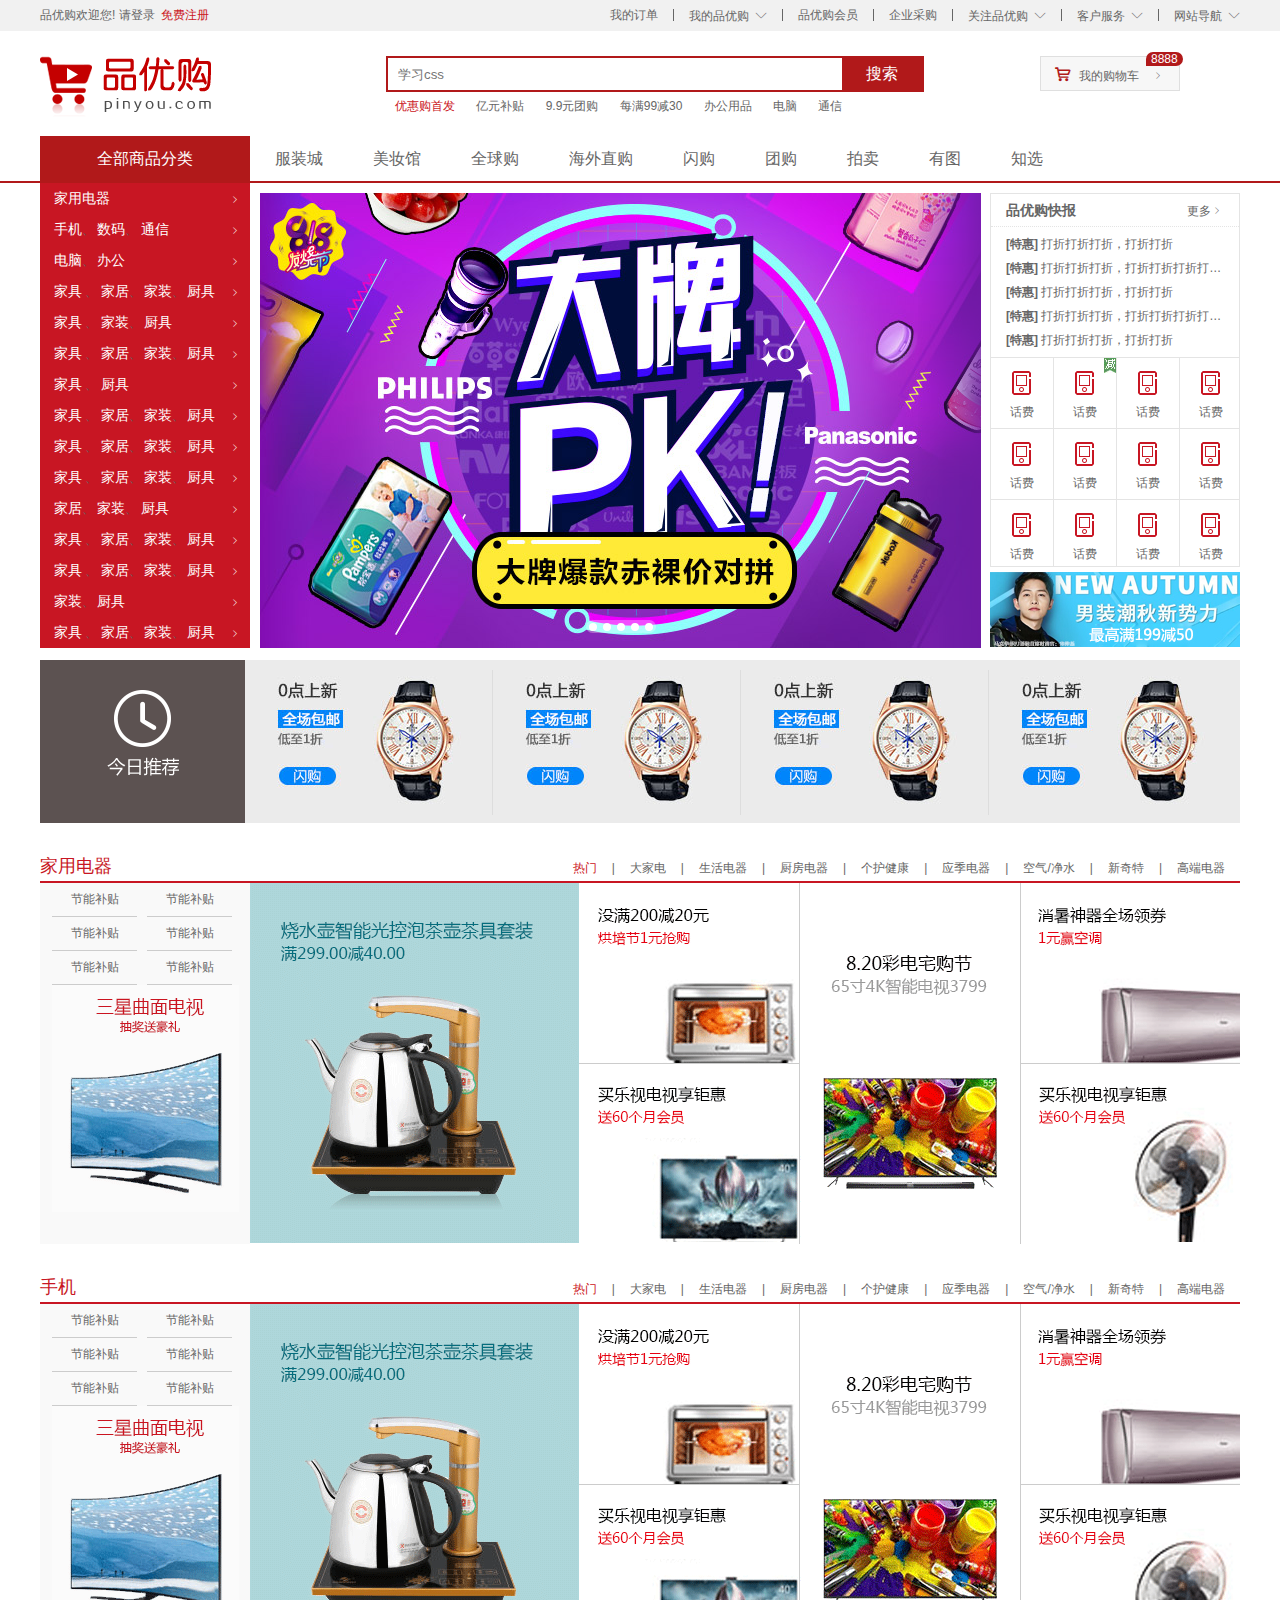
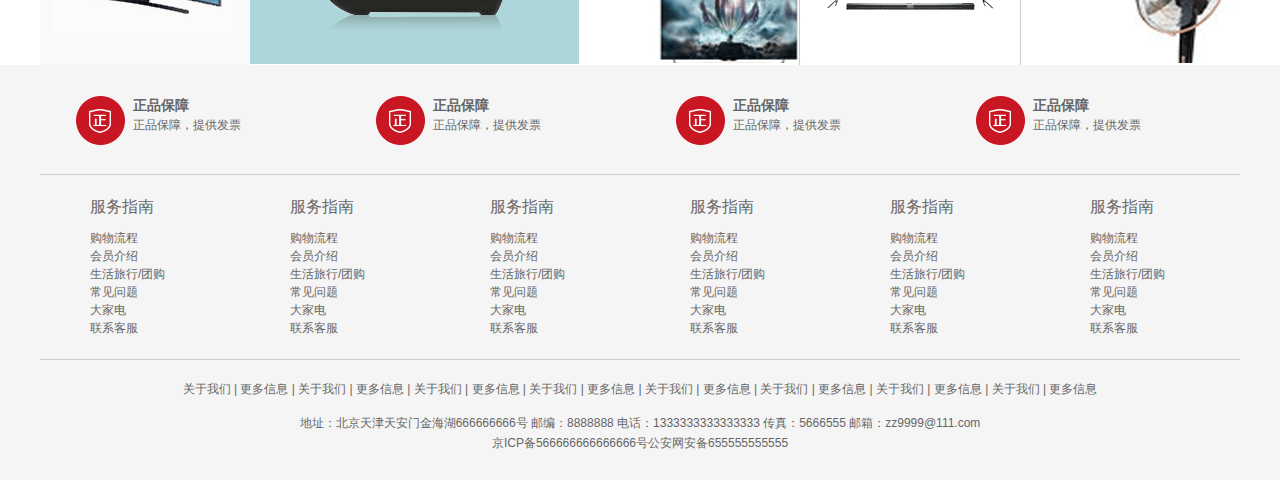
<file: 品优购/index.html>
<!DOCTYPE html>
<html lang="en">

<head>
    <meta charset="UTF-8">
    <meta name="viewport" content="width=device-width, initial-scale=1.0">
    <title>品优购</title>
    <link rel="stylesheet" href="css/14-京东css初始化.css">
    <link rel="stylesheet" href="css/common.css">
    <link rel="stylesheet" href="css/index.css">
    <link rel="shortcut icon" href="bitbug_favicon.ico" type="image/x-icon">
    <!-- 字体图标 -->
    <link rel="stylesheet" href="字体/下拉/font_oxb9ecb9hr8/iconfont.css">
    <link rel="stylesheet" href="字体/右和车/font_hh2gopeuaqr/iconfont.css">
</head>

<body>
    <!-- 快捷导航栏 -->
    <section class="shortcut">
        <div class="w">
            <div class="fl">
                <ul>
                    <li>品优购欢迎您!&nbsp;</li>
                    <li>
                        <a href="#">请登录</a>&nbsp;
                        <a href="register.html" class="style_red" target="_blank">免费注册</a>
                    </li>
                </ul>
            </div>
            <div class="fr">
                <ul>
                    <!-- 我的订单  |  我的品优购     |  品优购会员  |  企业采购  |  关注品优购     |  客户服务     |  网站导航 -->
                    <li>我的订单</li>
                    <li></li>
                    <li class="arrow-icon">我的品优购</li>
                    <li></li>
                    <li>品优购会员</li>
                    <li></li>
                    <li>企业采购</li>
                    <li></li>
                    <li class="arrow-icon">关注品优购</li>
                    <li></li>
                    <li class="arrow-icon">客户服务</li>
                    <li></li>
                    <li class="arrow-icon">网站导航</li>
                </ul>
            </div>
        </div>
    </section>
    <!-- 头部 -->
    <header class="header w">
        <div class="logo">
            <h1>
                <a href="index.html" title="品优购商城">品优购商城</a>
            </h1>
        </div>

        <div class="search">
            <input type="search" name="" id="" placeholder="学习css">
            <button>搜索</button>
        </div>
        <div class="hotwords">
            <a href="#" class="style_red">优惠购首发</a>
            <a href="#">亿元补贴</a>
            <a href="#">9.9元团购</a>
            <a href="#">每满99减30</a>
            <a href="#">办公用品</a>
            <a href="#">电脑</a>
            <a href="#">通信</a>
        </div>
        <div class="shopcar">我的购物车
            <i class="count">8888</i>
        </div>
    </header>
    <!-- 导航 -->
    <nav class="nav">
        <div class="w">
            <div class="dropdown">
                <div class="dt">全部商品分类</div>
                <div class="dd">
                    <ul>
                        <li><a href="#">家用电器</a></li>
                        <li>
                            <a href="list.html" target="_blank">手机</a>、
                            <a href="#">数码</a>、
                            <a href="#">通信</a>
                        </li>
                        <li><a href="#">电脑</a>、
                            <a href="#">办公</a>
                        </li>
                        <li>
                            <a href="#">家具</a> 、
                            <a href="#">家居</a>、
                            <a href="#">家装</a>、
                            <a href="#">厨具</a>
                        </li>
                        <li>
                            <a href="#">家具</a> 、
                            <a href="#">家装</a>、
                            <a href="#">厨具</a>
                        </li>
                        <li>
                            <a href="#">家具</a> 、
                            <a href="#">家居</a>、
                            <a href="#">家装</a>、
                            <a href="#">厨具</a>
                        </li>
                        <li>
                            <a href="#">家具</a> 、
                            <a href="#">厨具</a>
                        </li>
                        <li>
                            <a href="#">家具</a> 、
                            <a href="#">家居</a>、
                            <a href="#">家装</a>、
                            <a href="#">厨具</a>
                        </li>
                        <li>
                            <a href="#">家具</a> 、
                            <a href="#">家居</a>、
                            <a href="#">家装</a>、
                            <a href="#">厨具</a>
                        </li>
                        <li>
                            <a href="#">家具</a> 、
                            <a href="#">家居</a>、
                            <a href="#">家装</a>、
                            <a href="#">厨具</a>
                        </li>
                        <li>
                            <a href="#">家居</a>、
                            <a href="#">家装</a>、
                            <a href="#">厨具</a>
                        </li>
                        <li>
                            <a href="#">家具</a> 、
                            <a href="#">家居</a>、
                            <a href="#">家装</a>、
                            <a href="#">厨具</a>
                        </li>
                        <li>
                            <a href="#">家具</a> 、
                            <a href="#">家居</a>、
                            <a href="#">家装</a>、
                            <a href="#">厨具</a>
                        </li>
                        <li>
                            <a href="#">家装</a>、
                            <a href="#">厨具</a>
                        </li>
                        <li>
                            <a href="#">家具</a> 、
                            <a href="#">家居</a>、
                            <a href="#">家装</a>、
                            <a href="#">厨具</a>
                        </li>
                    </ul>
                </div>
            </div>
            <div class="navitems">
                <ul>
                    <li><a href="#">服装城</a></li>
                    <li><a href="#">美妆馆</a></li>
                    <li><a href="#">全球购</a></li>
                    <li><a href="#">海外直购</a></li>
                    <li><a href="#">闪购</a></li>
                    <li><a href="#">团购</a></li>
                    <li><a href="#">拍卖</a></li>
                    <li><a href="#">有图</a></li>
                    <li><a href="#">知选</a></li>
                </ul>
            </div>
        </div>
    </nav>
    <!-- 首页main -->
    <div class="w">
        <div class="main">
            <div class="focus">
                <ul>
                    <li>
                        <img src="产品图片/focus1.png" alt="">
                    </li>
                </ul>
                <ul class="promo-nav">
                    <li></li>
                    <li></li>
                    <li></li>
                    <li></li>
                    <li></li>
                </ul>
            </div>
            <div class="newsflash">
                <div class="news">
                    <div class="new_hd">
                        <h5>品优购快报</h5>
                        <a href="#" class="more">更多</a>
                    </div>
                    <div class="new_bd">
                        <ul>
                            <li><a href="#"></a><b>[特惠] </b>打折打折打折，打折打折</li>
                            <li><a href="#"></a><b>[特惠] </b>打折打折打折，打折打折打折打折打折打折</li>
                            <li><a href="#"></a><b>[特惠] </b>打折打折打折，打折打折</li>
                            <li><a href="#"></a><b>[特惠] </b>打折打折打折，打折打折打折打折打折打折</li>
                            <li><a href="#"></a><b>[特惠] </b>打折打折打折，打折打折</li>
                        </ul>
                    </div>
                </div>
                <div class="lifeservice">
                    <ul>
                        <li>
                            <i></i>
                            <p>话费</p>
                        </li>
                        <li>
                            <i></i>
                            <p>话费</p>
                            <span class="jian"></span>
                        </li>
                        <li>
                            <i></i>
                            <p>话费</p>
                        </li>
                        <li>
                            <i></i>
                            <p>话费</p>
                        </li>
                        <li>
                            <i></i>
                            <p>话费</p>
                        </li>
                        <li>
                            <i></i>
                            <p>话费</p>
                        </li>
                        <li>
                            <i></i>
                            <p>话费</p>
                        </li>
                        <li>
                            <i></i>
                            <p>话费</p>
                        </li>
                        <li>
                            <i></i>
                            <p>话费</p>
                        </li>
                        <li>
                            <i></i>
                            <p>话费</p>
                        </li>
                        <li>
                            <i></i>
                            <p>话费</p>
                        </li>
                        <li>
                            <i></i>
                            <p>话费</p>
                        </li>
                    </ul>
                </div>
                <div class="bargain">
                    <img src="产品图片/bargain.png" alt="">
                </div>
            </div>
        </div>
    </div>
    <!-- 推荐 -->
    <div class="w recom">
        <div class="recom_hd">
            <img src="样式图片/recom.png" alt="">
        </div>
        <div class="recom_bd">
            <ul>
                <li>
                    <img src="产品图片/recom_03.jpg" alt="">
                </li>
                <li>
                    <img src="产品图片/recom_03.jpg" alt="">
                </li>
                <li>
                    <img src="产品图片/recom_03.jpg" alt="">
                </li>
                <li>
                    <img src="产品图片/recom_03.jpg" alt="">
                </li>
            </ul>
        </div>
    </div>
    <!-- 楼层区 -->
    <div class="floor">
        <!-- 家用电器 -->
        <div class="w jiadian">
            <div class="box_hd">
                <h3 id="jiadian">家用电器</h3>
                <div class="tab_list">
                    <ul>
                        <li><a href="#" class="style_red">热门</a>|</li>
                        <li><a href="#">大家电</a>|</li>
                        <li><a href="#">生活电器</a>|</li>
                        <li><a href="#">厨房电器</a>|</li>
                        <li><a href="#">个护健康</a>|</li>
                        <li><a href="#">应季电器</a>|</li>
                        <li><a href="#">空气/净水</a>|</li>
                        <li><a href="#">新奇特</a>|</li>
                        <li><a href="#">高端电器</a></li>
                    </ul>
                </div>
            </div>
            <div class="box_bd">
                <div class="tab_content">
                    <div class="tab_list_item">
                        <div class="col_210">
                            <ul>
                                <li><a href="#">节能补贴</a></li>
                                <li><a href="#">节能补贴</a></li>
                                <li><a href="#">节能补贴</a></li>
                                <li><a href="#">节能补贴</a></li>
                                <li><a href="#">节能补贴</a></li>
                                <li><a href="#">节能补贴</a></li>
                            </ul>
                            <a href="#"><img src="产品图片/floor-1-1.png" alt=""></a>
                        </div>
                        <div class="col_329">
                            <a href="#"><img src="产品图片/floor-1-b01.png" alt=""></a>
                        </div>
                        <div class="col_221">
                            <a href="#" class="bb"><img src="产品图片/floor-1-2.png" alt=""></a>
                            <a href="#"><img src="产品图片/floor-1-3.png" alt=""></a>
                        </div>
                        <div class="col_221">
                            <a href="#"><img src="产品图片/floor-1-4.png" alt=""></a>
                        </div>
                        <div class="col_219">
                            <a href="#" class="bb"><img src="产品图片/floor-1-5.png" alt=""></a>
                            <a href="#"><img src="产品图片/floor-1-6.png" alt=""></a>
                        </div>
                    </div>
                </div>
            </div>
        </div>
        <!-- 手机 -->
        <div class="w shouji">
            <div class="box_hd">
                <h3 id="jiadian">手机</h3>
                <div class="tab_list">
                    <ul>
                        <li><a href="#" class="style_red">热门</a>|</li>
                        <li><a href="#">大家电</a>|</li>
                        <li><a href="#">生活电器</a>|</li>
                        <li><a href="#">厨房电器</a>|</li>
                        <li><a href="#">个护健康</a>|</li>
                        <li><a href="#">应季电器</a>|</li>
                        <li><a href="#">空气/净水</a>|</li>
                        <li><a href="#">新奇特</a>|</li>
                        <li><a href="#">高端电器</a></li>
                    </ul>
                </div>
            </div>
            <div class="box_bd">
                <div class="tab_content">
                    <div class="tab_list_item">
                        <div class="col_210">
                            <ul>
                                <li><a href="#">节能补贴</a></li>
                                <li><a href="#">节能补贴</a></li>
                                <li><a href="#">节能补贴</a></li>
                                <li><a href="#">节能补贴</a></li>
                                <li><a href="#">节能补贴</a></li>
                                <li><a href="#">节能补贴</a></li>
                            </ul>
                            <a href="#"><img src="产品图片/floor-1-1.png" alt=""></a>
                        </div>
                        <div class="col_329">
                            <a href="#"><img src="产品图片/floor-1-b01.png" alt=""></a>
                        </div>
                        <div class="col_221">
                            <a href="#" class="bb"><img src="产品图片/floor-1-2.png" alt=""></a>
                            <a href="#"><img src="产品图片/floor-1-3.png" alt=""></a>
                        </div>
                        <div class="col_221">
                            <a href="#"><img src="产品图片/floor-1-4.png" alt=""></a>
                        </div>
                        <div class="col_219">
                            <a href="#" class="bb"><img src="产品图片/floor-1-5.png" alt=""></a>
                            <a href="#"><img src="产品图片/floor-1-6.png" alt=""></a>
                        </div>
                    </div>
                </div>
            </div>
        </div>
    </div>
    <!-- 底部模块 -->
    <footer class="footer">
        <div class="w">
            <div class="mod_service">
                <ul>
                    <li>
                        <h5></h5>
                        <div class="service_txt">
                            <h4>正品保障</h4>
                            <p>正品保障，提供发票</p>
                        </div>
                    </li>
                    <li>
                        <h5></h5>
                        <div class="service_txt">
                            <h4>正品保障</h4>
                            <p>正品保障，提供发票</p>
                        </div>
                    </li>
                    <li>
                        <h5></h5>
                        <div class="service_txt">
                            <h4>正品保障</h4>
                            <p>正品保障，提供发票</p>
                        </div>
                    </li>
                    <li>
                        <h5></h5>
                        <div class="service_txt">
                            <h4>正品保障</h4>
                            <p>正品保障，提供发票</p>
                        </div>
                    </li>
                </ul>
            </div>
            <div class="mod_help">
                <dl>
                    <dt>服务指南</dt>
                    <dd><a href="#">购物流程</a></dd>
                    <dd><a href="#">会员介绍</a></dd>
                    <dd><a href="#">生活旅行/团购</a></dd>
                    <dd><a href="#">常见问题</a></dd>
                    <dd><a href="#">大家电</a></dd>
                    <dd><a href="#">联系客服</a></dd>
                </dl>
                <dl>
                    <dt>服务指南</dt>
                    <dd><a href="#">购物流程</a></dd>
                    <dd><a href="#">会员介绍</a></dd>
                    <dd><a href="#">生活旅行/团购</a></dd>
                    <dd><a href="#">常见问题</a></dd>
                    <dd><a href="#">大家电</a></dd>
                    <dd><a href="#">联系客服</a></dd>
                </dl>
                <dl>
                    <dt>服务指南</dt>
                    <dd><a href="#">购物流程</a></dd>
                    <dd><a href="#">会员介绍</a></dd>
                    <dd><a href="#">生活旅行/团购</a></dd>
                    <dd><a href="#">常见问题</a></dd>
                    <dd><a href="#">大家电</a></dd>
                    <dd><a href="#">联系客服</a></dd>
                </dl>
                <dl>
                    <dt>服务指南</dt>
                    <dd><a href="#">购物流程</a></dd>
                    <dd><a href="#">会员介绍</a></dd>
                    <dd><a href="#">生活旅行/团购</a></dd>
                    <dd><a href="#">常见问题</a></dd>
                    <dd><a href="#">大家电</a></dd>
                    <dd><a href="#">联系客服</a></dd>
                </dl>
                <dl>
                    <dt>服务指南</dt>
                    <dd><a href="#">购物流程</a></dd>
                    <dd><a href="#">会员介绍</a></dd>
                    <dd><a href="#">生活旅行/团购</a></dd>
                    <dd><a href="#">常见问题</a></dd>
                    <dd><a href="#">大家电</a></dd>
                    <dd><a href="#">联系客服</a></dd>
                </dl>
                <dl>
                    <dt>服务指南</dt>
                    <dd><a href="#">购物流程</a></dd>
                    <dd><a href="#">会员介绍</a></dd>
                    <dd><a href="#">生活旅行/团购</a></dd>
                    <dd><a href="#">常见问题</a></dd>
                    <dd><a href="#">大家电</a></dd>
                    <dd><a href="#">联系客服</a></dd>
                </dl>
            </div>
            <div class="mod_copyright">
                <div class="links">
                    关于我们 | 更多信息 | 关于我们 | 更多信息 | 关于我们 | 更多信息 | 关于我们 | 更多信息 | 关于我们 | 更多信息 | 关于我们 | 更多信息 | 关于我们 | 更多信息 |
                    关于我们 | 更多信息
                </div>
                <div class="copyright">
                    地址：北京天津天安门金海湖666666666号 邮编：8888888 电话：1333333333333333 传真：5666555 邮箱：zz9999@111.com<br>
                    京ICP备566666666666666号公安网安备655555555555
                </div>
            </div>
        </div>
    </footer>
</body>

</html>
</file>
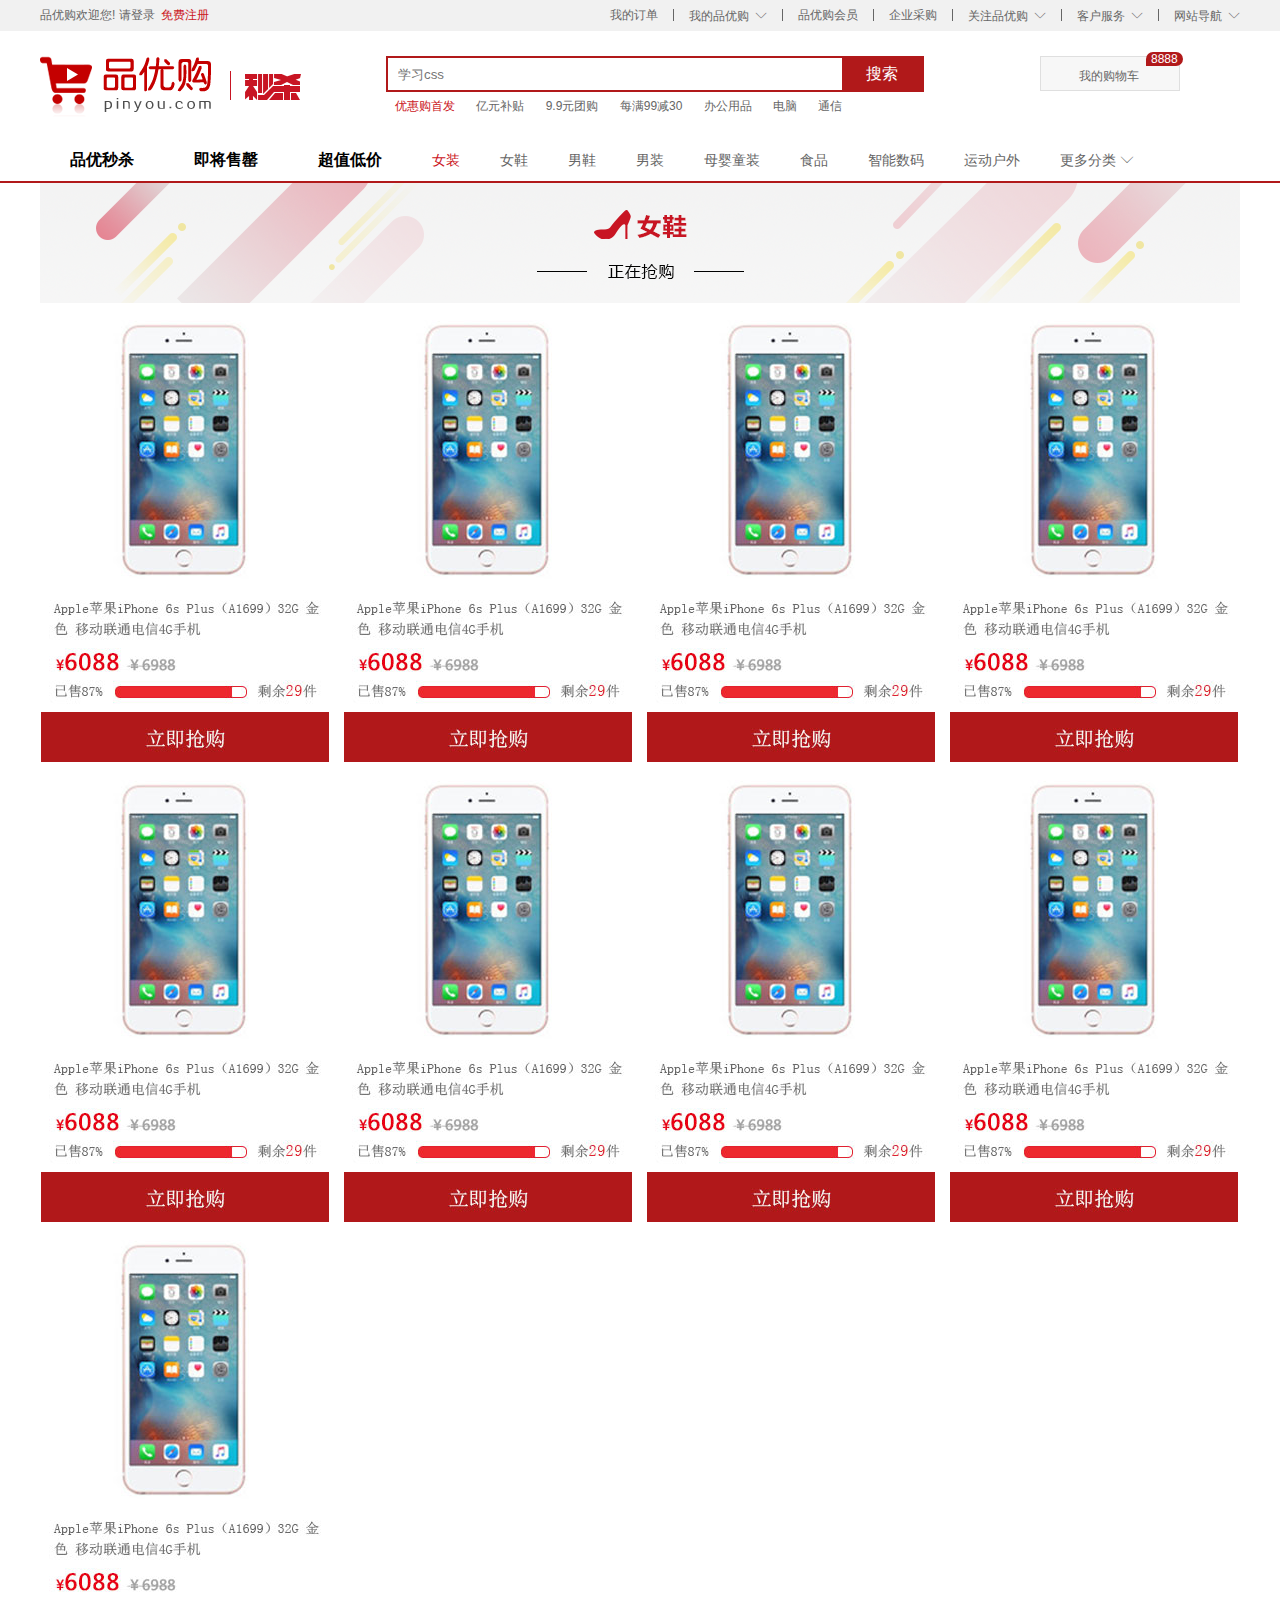
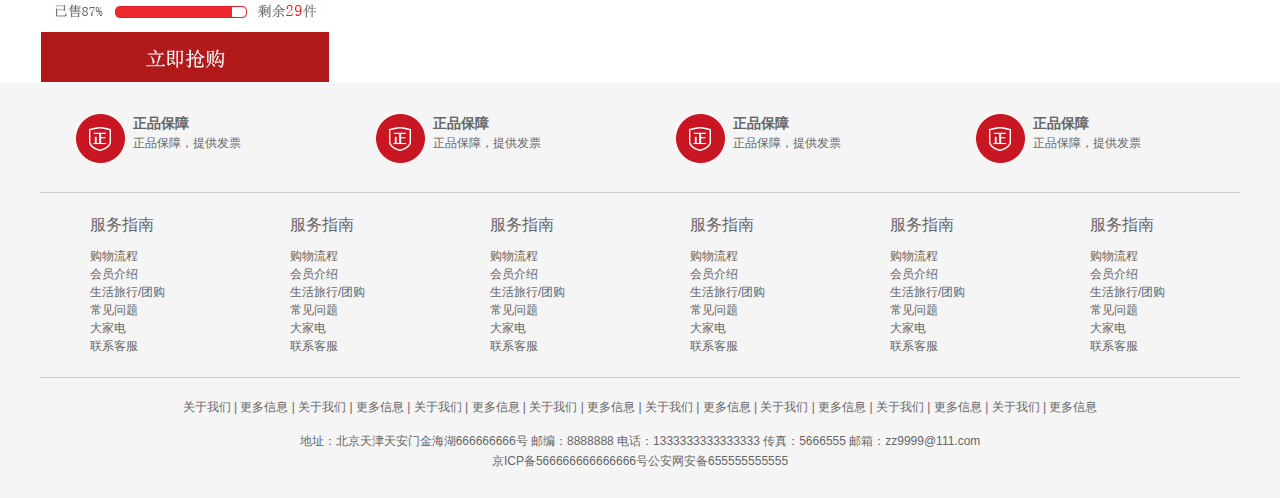
<file: 品优购/list.html>
<!DOCTYPE html>
<html lang="en">

<head>
    <meta charset="UTF-8">
    <meta name="viewport" content="width=device-width, initial-scale=1.0">
    <title>列表页</title>
    <link rel="stylesheet" href="css/14-京东css初始化.css">
    <link rel="stylesheet" href="css/common.css">
    <link rel="stylesheet" href="css/list.css">
    <link rel="shortcut icon" href="bitbug_favicon.ico" type="image/x-icon">
    <!-- 字体 -->
    <link rel="stylesheet" href="字体/下拉/font_oxb9ecb9hr8/iconfont.css">
</head>

<body>
    <!-- 快捷导航栏 -->
    <section class="shortcut">
        <div class="w">
            <div class="fl">
                <ul>
                    <li>品优购欢迎您!&nbsp;</li>
                    <li>
                        <a href="#">请登录</a>&nbsp;
                        <a href="register.html" class="style_red" target="_blank">免费注册</a>
                    </li>
                </ul>
            </div>
            <div class="fr">
                <ul>
                    <!-- 我的订单  |  我的品优购     |  品优购会员  |  企业采购  |  关注品优购     |  客户服务     |  网站导航 -->
                    <li>我的订单</li>
                    <li></li>
                    <li class="arrow-icon">我的品优购</li>
                    <li></li>
                    <li>品优购会员</li>
                    <li></li>
                    <li>企业采购</li>
                    <li></li>
                    <li class="arrow-icon">关注品优购</li>
                    <li></li>
                    <li class="arrow-icon">客户服务</li>
                    <li></li>
                    <li class="arrow-icon">网站导航</li>
                </ul>
            </div>
        </div>
    </section>
    <!-- 头部 -->
    <header class="header w">
        <div class="logo">
            <h1>
                <a href="index.html" title="品优购商城">品优购商城</a>
            </h1>

        </div>
        <!-- 秒杀 -->
        <div class="sk">
            <img src="样式图片/sk.png" alt="">
        </div>

        <div class="search">
            <input type="search" name="" id="" placeholder="学习css">
            <button>搜索</button>
        </div>
        <div class="hotwords">
            <a href="#" class="style_red">优惠购首发</a>
            <a href="#">亿元补贴</a>
            <a href="#">9.9元团购</a>
            <a href="#">每满99减30</a>
            <a href="#">办公用品</a>
            <a href="#">电脑</a>
            <a href="#">通信</a>
        </div>
        <div class="shopcar">我的购物车
            <i class="count">8888</i>
        </div>
    </header>
    <!-- 导航 -->
    <nav class="nav">
        <div class="w">
            <div class="sk_list">
                <ul>
                    <li><a href="#">品优秒杀</a></li>
                    <li><a href="#">即将售罄</a></li>
                    <li><a href="#">超值低价</a></li>
                </ul>
            </div>
            <div class="sk_con">
                <ul>
                    <li><a href="#" class="style_red">女装</a></li>
                    <li><a href="#">女鞋</a></li>
                    <li><a href="#">男鞋</a></li>
                    <li><a href="#">男装</a></li>
                    <li><a href="#">母婴童装</a></li>
                    <li><a href="#">食品</a></li>
                    <li><a href="#">智能数码</a></li>
                    <li><a href="#">运动户外</a></li>
                    <li><a href="#">更多分类 </a></li>
                </ul>
            </div>
        </div>






    </nav>
    <!-- 列表页 -->
    <div class="w sk_container">
        <div class="sk_hd"><img src="产品图片/bg_03.png" alt=""></div>
        <div class="sk_bd">
            <ul class="clearfix">
                <li>
                    <img src="产品图片/list.jpg" alt="">
                </li>
                <li>
                    <img src="产品图片/list.jpg" alt="">
                </li>
                <li>
                    <img src="产品图片/list.jpg" alt="">
                </li>
                <li>
                    <img src="产品图片/list.jpg" alt="">
                </li>
                <li>
                    <img src="产品图片/list.jpg" alt="">
                </li>
                <li>
                    <img src="产品图片/list.jpg" alt="">
                </li>
                <li>
                    <img src="产品图片/list.jpg" alt="">
                </li>
                <li>
                    <img src="产品图片/list.jpg" alt="">
                </li>
                <li>
                    <img src="产品图片/list.jpg" alt="">
                </li>
            </ul>
        </div>
    </div>
    <!-- 底部模块 -->
    <footer class="footer">
        <div class="w">
            <div class="mod_service">
                <ul>
                    <li>
                        <h5></h5>
                        <div class="service_txt">
                            <h4>正品保障</h4>
                            <p>正品保障，提供发票</p>
                        </div>
                    </li>
                    <li>
                        <h5></h5>
                        <div class="service_txt">
                            <h4>正品保障</h4>
                            <p>正品保障，提供发票</p>
                        </div>
                    </li>
                    <li>
                        <h5></h5>
                        <div class="service_txt">
                            <h4>正品保障</h4>
                            <p>正品保障，提供发票</p>
                        </div>
                    </li>
                    <li>
                        <h5></h5>
                        <div class="service_txt">
                            <h4>正品保障</h4>
                            <p>正品保障，提供发票</p>
                        </div>
                    </li>
                </ul>
            </div>
            <div class="mod_help">
                <dl>
                    <dt>服务指南</dt>
                    <dd><a href="#">购物流程</a></dd>
                    <dd><a href="#">会员介绍</a></dd>
                    <dd><a href="#">生活旅行/团购</a></dd>
                    <dd><a href="#">常见问题</a></dd>
                    <dd><a href="#">大家电</a></dd>
                    <dd><a href="#">联系客服</a></dd>
                </dl>
                <dl>
                    <dt>服务指南</dt>
                    <dd><a href="#">购物流程</a></dd>
                    <dd><a href="#">会员介绍</a></dd>
                    <dd><a href="#">生活旅行/团购</a></dd>
                    <dd><a href="#">常见问题</a></dd>
                    <dd><a href="#">大家电</a></dd>
                    <dd><a href="#">联系客服</a></dd>
                </dl>
                <dl>
                    <dt>服务指南</dt>
                    <dd><a href="#">购物流程</a></dd>
                    <dd><a href="#">会员介绍</a></dd>
                    <dd><a href="#">生活旅行/团购</a></dd>
                    <dd><a href="#">常见问题</a></dd>
                    <dd><a href="#">大家电</a></dd>
                    <dd><a href="#">联系客服</a></dd>
                </dl>
                <dl>
                    <dt>服务指南</dt>
                    <dd><a href="#">购物流程</a></dd>
                    <dd><a href="#">会员介绍</a></dd>
                    <dd><a href="#">生活旅行/团购</a></dd>
                    <dd><a href="#">常见问题</a></dd>
                    <dd><a href="#">大家电</a></dd>
                    <dd><a href="#">联系客服</a></dd>
                </dl>
                <dl>
                    <dt>服务指南</dt>
                    <dd><a href="#">购物流程</a></dd>
                    <dd><a href="#">会员介绍</a></dd>
                    <dd><a href="#">生活旅行/团购</a></dd>
                    <dd><a href="#">常见问题</a></dd>
                    <dd><a href="#">大家电</a></dd>
                    <dd><a href="#">联系客服</a></dd>
                </dl>
                <dl>
                    <dt>服务指南</dt>
                    <dd><a href="#">购物流程</a></dd>
                    <dd><a href="#">会员介绍</a></dd>
                    <dd><a href="#">生活旅行/团购</a></dd>
                    <dd><a href="#">常见问题</a></dd>
                    <dd><a href="#">大家电</a></dd>
                    <dd><a href="#">联系客服</a></dd>
                </dl>
            </div>
            <div class="mod_copyright">
                <div class="links">
                    关于我们 | 更多信息 | 关于我们 | 更多信息 | 关于我们 | 更多信息 | 关于我们 | 更多信息 | 关于我们 | 更多信息 | 关于我们 | 更多信息 | 关于我们 | 更多信息 |
                    关于我们 | 更多信息
                </div>
                <div class="copyright">
                    地址：北京天津天安门金海湖666666666号 邮编：8888888 电话：1333333333333333 传真：5666555 邮箱：zz9999@111.com<br>
                    京ICP备566666666666666号公安网安备655555555555
                </div>
            </div>
        </div>
    </footer>
</body>

</html>
</file>
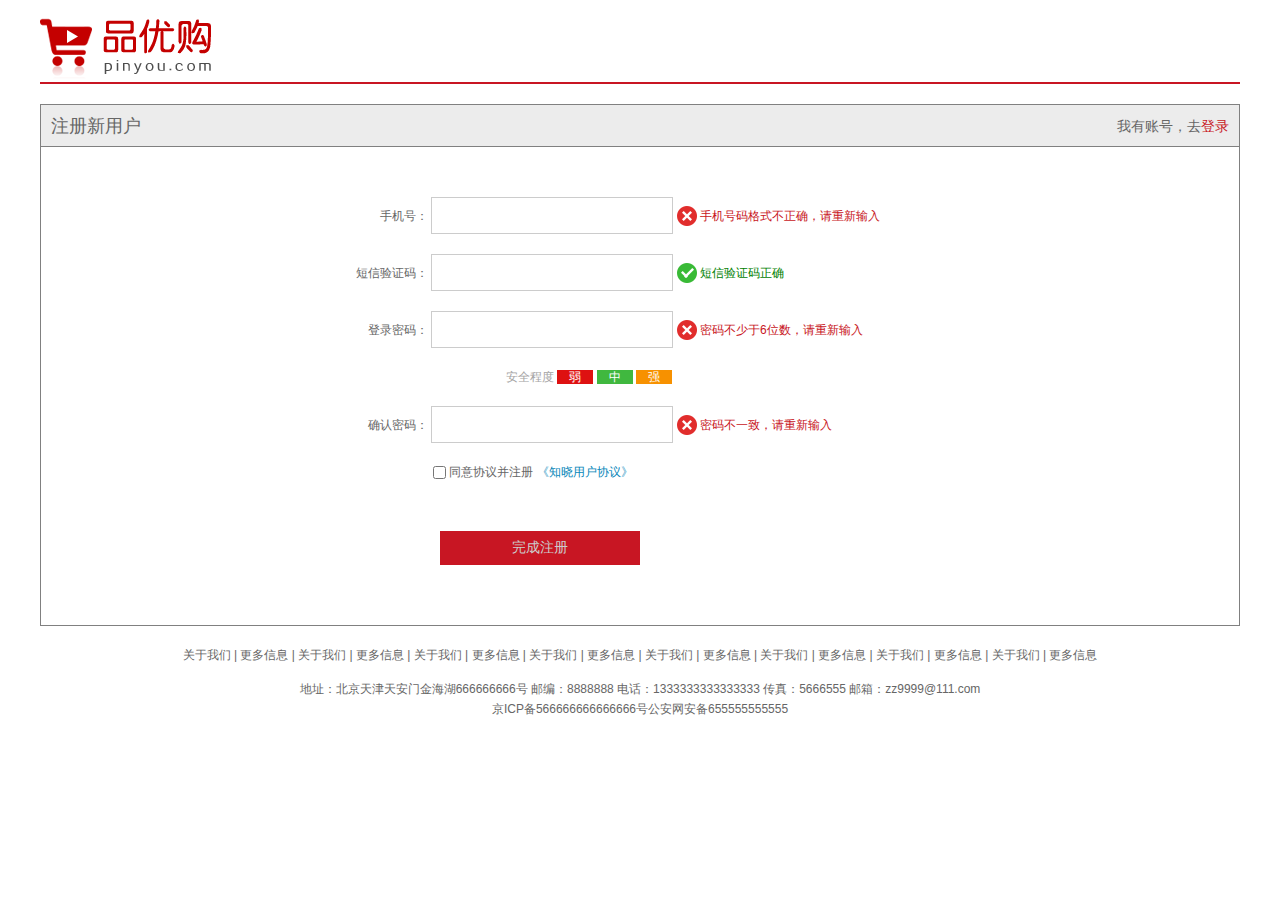
<file: 品优购/register.html>
<!DOCTYPE html>
<html lang="en">

<head>
    <meta charset="UTF-8">
    <meta name="viewport" content="width=device-width, initial-scale=1.0">
    <title>个人注册</title>
    <link rel="shortcut icon" href="bitbug_favicon.ico" type="image/x-icon">
    <link rel="stylesheet" href="css/14-京东css初始化.css">
    <link rel="stylesheet" href="css/register.css">
</head>

<body>
    <div class="w">
        <header>
            <div class="logo">
                <a href="index.html" target="_blank">
                    <img src="样式图片/logo.png" alt="">
                </a>
            </div>
        </header>
        <div class="registerarea">
            <h3>注册新用户
                <div class="login">我有账号，去<a href="#">登录</a></div>
            </h3>
            <div class="reg_form">
                <form action="">
                    <ul>
                        <li>
                            <label for="">手机号：</label>
                            <input type="text" class="inp">
                            <span class="error">
                                <i class="error_icon"></i>
                                手机号码格式不正确，请重新输入

                            </span>
                        </li>
                        <li>
                            <label for="">短信验证码：</label>
                            <input type="text" class="inp">
                            <span class="success">
                                <i class="success_icon"></i>
                                短信验证码正确

                            </span>
                        </li>
                        <li>
                            <label for="">登录密码：</label>
                            <input type="password" class="inp">
                            <span class="error">
                                <i class="error_icon"></i>
                                密码不少于6位数，请重新输入

                            </span>
                        </li>
                        <li class="safe">
                            安全程度
                            <em class="ruo">弱</em>
                            <em class="zhong">中</em>
                            <em class="qiang">强</em>
                        </li>
                        <li>
                            <label for="">确认密码：</label>
                            <input type="password" class="inp">
                            <span class="error">
                                <i class="error_icon"></i>
                                密码不一致，请重新输入

                            </span>
                        </li>
                        <li class="agree">
                            <input type="checkbox" name="" id="">
                            同意协议并注册
                            <a href="#">《知晓用户协议》</a>
                        </li>
                        <li><input type="submit" value="完成注册" class="btn"></li>
                    </ul>
                </form>
            </div>
        </div>
        <footer>
            <div class="mod_copyright">
                <div class="links">
                    关于我们 | 更多信息 | 关于我们 | 更多信息 | 关于我们 | 更多信息 | 关于我们 | 更多信息 | 关于我们 | 更多信息 | 关于我们 | 更多信息 | 关于我们 | 更多信息 |
                    关于我们 | 更多信息
                </div>
                <div class="copyright">
                    地址：北京天津天安门金海湖666666666号 邮编：8888888 电话：1333333333333333 传真：5666555 邮箱：zz9999@111.com<br>
                    京ICP备566666666666666号公安网安备655555555555
                </div>
            </div>
        </footer>

    </div>
</body>

</html>
</file>
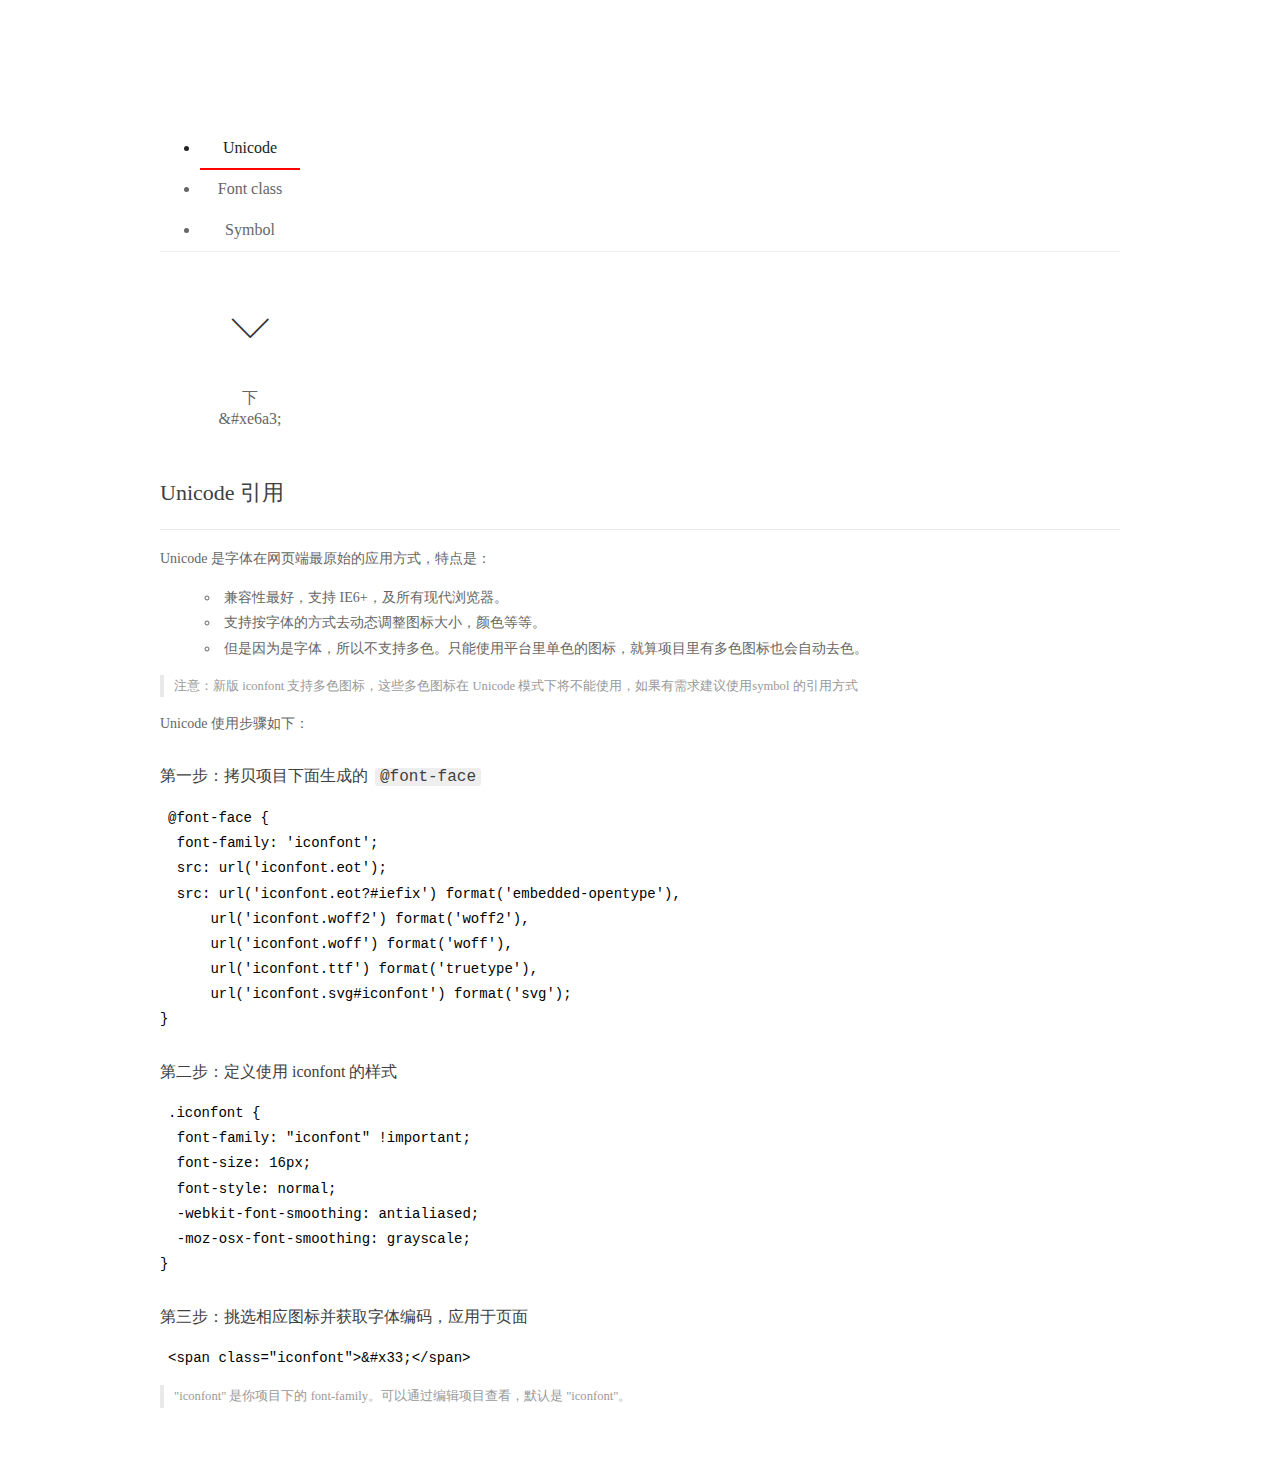
<file: 品优购/字体/下拉/font_oxb9ecb9hr8/demo_index.html>
<!DOCTYPE html>
<html>
<head>
  <meta charset="utf-8"/>
  <title>IconFont Demo</title>
  <link rel="shortcut icon" href="https://img.alicdn.com/tps/i4/TB1_oz6GVXXXXaFXpXXJDFnIXXX-64-64.ico" type="image/x-icon"/>
  <link rel="stylesheet" href="https://g.alicdn.com/thx/cube/1.3.2/cube.min.css">
  <link rel="stylesheet" href="demo.css">
  <link rel="stylesheet" href="iconfont.css">
  <script src="iconfont.js"></script>
  <!-- jQuery -->
  <script src="https://a1.alicdn.com/oss/uploads/2018/12/26/7bfddb60-08e8-11e9-9b04-53e73bb6408b.js"></script>
  <!-- 代码高亮 -->
  <script src="https://a1.alicdn.com/oss/uploads/2018/12/26/a3f714d0-08e6-11e9-8a15-ebf944d7534c.js"></script>
</head>
<body>
  <div class="main">
    <h1 class="logo"><a href="https://www.iconfont.cn/" title="iconfont 首页" target="_blank">&#xe86b;</a></h1>
    <div class="nav-tabs">
      <ul id="tabs" class="dib-box">
        <li class="dib active"><span>Unicode</span></li>
        <li class="dib"><span>Font class</span></li>
        <li class="dib"><span>Symbol</span></li>
      </ul>
      
    </div>
    <div class="tab-container">
      <div class="content unicode" style="display: block;">
          <ul class="icon_lists dib-box">
          
            <li class="dib">
              <span class="icon iconfont">&#xe6a3;</span>
                <div class="name">下</div>
                <div class="code-name">&amp;#xe6a3;</div>
              </li>
          
          </ul>
          <div class="article markdown">
          <h2 id="unicode-">Unicode 引用</h2>
          <hr>

          <p>Unicode 是字体在网页端最原始的应用方式，特点是：</p>
          <ul>
            <li>兼容性最好，支持 IE6+，及所有现代浏览器。</li>
            <li>支持按字体的方式去动态调整图标大小，颜色等等。</li>
            <li>但是因为是字体，所以不支持多色。只能使用平台里单色的图标，就算项目里有多色图标也会自动去色。</li>
          </ul>
          <blockquote>
            <p>注意：新版 iconfont 支持多色图标，这些多色图标在 Unicode 模式下将不能使用，如果有需求建议使用symbol 的引用方式</p>
          </blockquote>
          <p>Unicode 使用步骤如下：</p>
          <h3 id="-font-face">第一步：拷贝项目下面生成的 <code>@font-face</code></h3>
<pre><code class="language-css"
>@font-face {
  font-family: 'iconfont';
  src: url('iconfont.eot');
  src: url('iconfont.eot?#iefix') format('embedded-opentype'),
      url('iconfont.woff2') format('woff2'),
      url('iconfont.woff') format('woff'),
      url('iconfont.ttf') format('truetype'),
      url('iconfont.svg#iconfont') format('svg');
}
</code></pre>
          <h3 id="-iconfont-">第二步：定义使用 iconfont 的样式</h3>
<pre><code class="language-css"
>.iconfont {
  font-family: "iconfont" !important;
  font-size: 16px;
  font-style: normal;
  -webkit-font-smoothing: antialiased;
  -moz-osx-font-smoothing: grayscale;
}
</code></pre>
          <h3 id="-">第三步：挑选相应图标并获取字体编码，应用于页面</h3>
<pre>
<code class="language-html"
>&lt;span class="iconfont"&gt;&amp;#x33;&lt;/span&gt;
</code></pre>
          <blockquote>
            <p>"iconfont" 是你项目下的 font-family。可以通过编辑项目查看，默认是 "iconfont"。</p>
          </blockquote>
          </div>
      </div>
      <div class="content font-class">
        <ul class="icon_lists dib-box">
          
          <li class="dib">
            <span class="icon iconfont icon-hanhan-01-01"></span>
            <div class="name">
              下
            </div>
            <div class="code-name">.icon-hanhan-01-01
            </div>
          </li>
          
        </ul>
        <div class="article markdown">
        <h2 id="font-class-">font-class 引用</h2>
        <hr>

        <p>font-class 是 Unicode 使用方式的一种变种，主要是解决 Unicode 书写不直观，语意不明确的问题。</p>
        <p>与 Unicode 使用方式相比，具有如下特点：</p>
        <ul>
          <li>兼容性良好，支持 IE8+，及所有现代浏览器。</li>
          <li>相比于 Unicode 语意明确，书写更直观。可以很容易分辨这个 icon 是什么。</li>
          <li>因为使用 class 来定义图标，所以当要替换图标时，只需要修改 class 里面的 Unicode 引用。</li>
          <li>不过因为本质上还是使用的字体，所以多色图标还是不支持的。</li>
        </ul>
        <p>使用步骤如下：</p>
        <h3 id="-fontclass-">第一步：引入项目下面生成的 fontclass 代码：</h3>
<pre><code class="language-html">&lt;link rel="stylesheet" href="./iconfont.css"&gt;
</code></pre>
        <h3 id="-">第二步：挑选相应图标并获取类名，应用于页面：</h3>
<pre><code class="language-html">&lt;span class="iconfont icon-xxx"&gt;&lt;/span&gt;
</code></pre>
        <blockquote>
          <p>"
            iconfont" 是你项目下的 font-family。可以通过编辑项目查看，默认是 "iconfont"。</p>
        </blockquote>
      </div>
      </div>
      <div class="content symbol">
          <ul class="icon_lists dib-box">
          
            <li class="dib">
                <svg class="icon svg-icon" aria-hidden="true">
                  <use xlink:href="#icon-hanhan-01-01"></use>
                </svg>
                <div class="name">下</div>
                <div class="code-name">#icon-hanhan-01-01</div>
            </li>
          
          </ul>
          <div class="article markdown">
          <h2 id="symbol-">Symbol 引用</h2>
          <hr>

          <p>这是一种全新的使用方式，应该说这才是未来的主流，也是平台目前推荐的用法。相关介绍可以参考这篇<a href="">文章</a>
            这种用法其实是做了一个 SVG 的集合，与另外两种相比具有如下特点：</p>
          <ul>
            <li>支持多色图标了，不再受单色限制。</li>
            <li>通过一些技巧，支持像字体那样，通过 <code>font-size</code>, <code>color</code> 来调整样式。</li>
            <li>兼容性较差，支持 IE9+，及现代浏览器。</li>
            <li>浏览器渲染 SVG 的性能一般，还不如 png。</li>
          </ul>
          <p>使用步骤如下：</p>
          <h3 id="-symbol-">第一步：引入项目下面生成的 symbol 代码：</h3>
<pre><code class="language-html">&lt;script src="./iconfont.js"&gt;&lt;/script&gt;
</code></pre>
          <h3 id="-css-">第二步：加入通用 CSS 代码（引入一次就行）：</h3>
<pre><code class="language-html">&lt;style&gt;
.icon {
  width: 1em;
  height: 1em;
  vertical-align: -0.15em;
  fill: currentColor;
  overflow: hidden;
}
&lt;/style&gt;
</code></pre>
          <h3 id="-">第三步：挑选相应图标并获取类名，应用于页面：</h3>
<pre><code class="language-html">&lt;svg class="icon" aria-hidden="true"&gt;
  &lt;use xlink:href="#icon-xxx"&gt;&lt;/use&gt;
&lt;/svg&gt;
</code></pre>
          </div>
      </div>

    </div>
  </div>
  <script>
  $(document).ready(function () {
      $('.tab-container .content:first').show()

      $('#tabs li').click(function (e) {
        var tabContent = $('.tab-container .content')
        var index = $(this).index()

        if ($(this).hasClass('active')) {
          return
        } else {
          $('#tabs li').removeClass('active')
          $(this).addClass('active')

          tabContent.hide().eq(index).fadeIn()
        }
      })
    })
  </script>
</body>
</html>
</file>
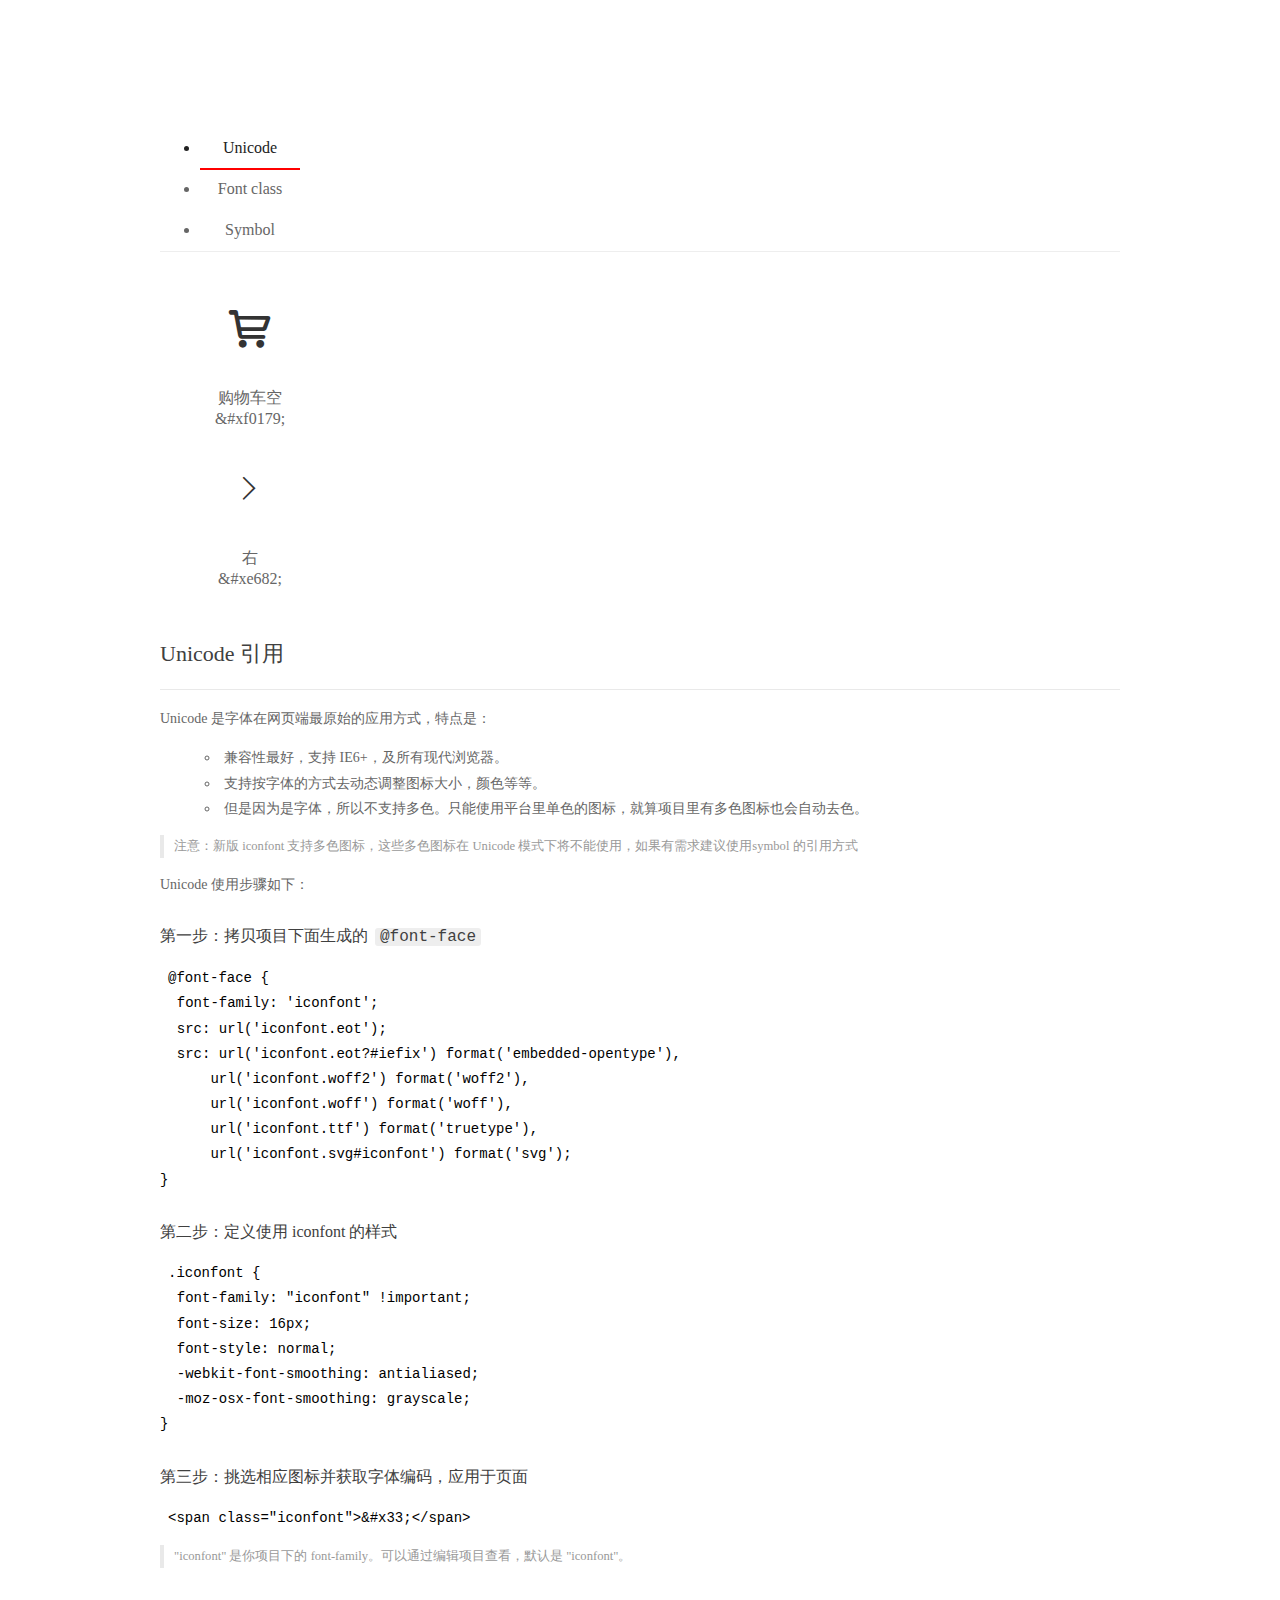
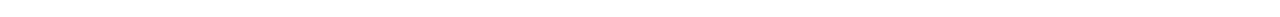
<file: 品优购/字体/右和车/font_hh2gopeuaqr/demo_index.html>
<!DOCTYPE html>
<html>
<head>
  <meta charset="utf-8"/>
  <title>IconFont Demo</title>
  <link rel="shortcut icon" href="https://img.alicdn.com/tps/i4/TB1_oz6GVXXXXaFXpXXJDFnIXXX-64-64.ico" type="image/x-icon"/>
  <link rel="stylesheet" href="https://g.alicdn.com/thx/cube/1.3.2/cube.min.css">
  <link rel="stylesheet" href="demo.css">
  <link rel="stylesheet" href="iconfont.css">
  <script src="iconfont.js"></script>
  <!-- jQuery -->
  <script src="https://a1.alicdn.com/oss/uploads/2018/12/26/7bfddb60-08e8-11e9-9b04-53e73bb6408b.js"></script>
  <!-- 代码高亮 -->
  <script src="https://a1.alicdn.com/oss/uploads/2018/12/26/a3f714d0-08e6-11e9-8a15-ebf944d7534c.js"></script>
</head>
<body>
  <div class="main">
    <h1 class="logo"><a href="https://www.iconfont.cn/" title="iconfont 首页" target="_blank">&#xe86b;</a></h1>
    <div class="nav-tabs">
      <ul id="tabs" class="dib-box">
        <li class="dib active"><span>Unicode</span></li>
        <li class="dib"><span>Font class</span></li>
        <li class="dib"><span>Symbol</span></li>
      </ul>
      
    </div>
    <div class="tab-container">
      <div class="content unicode" style="display: block;">
          <ul class="icon_lists dib-box">
          
            <li class="dib">
              <span class="icon iconfont">&#xf0179;</span>
                <div class="name">购物车空</div>
                <div class="code-name">&amp;#xf0179;</div>
              </li>
          
            <li class="dib">
              <span class="icon iconfont">&#xe682;</span>
                <div class="name">右</div>
                <div class="code-name">&amp;#xe682;</div>
              </li>
          
          </ul>
          <div class="article markdown">
          <h2 id="unicode-">Unicode 引用</h2>
          <hr>

          <p>Unicode 是字体在网页端最原始的应用方式，特点是：</p>
          <ul>
            <li>兼容性最好，支持 IE6+，及所有现代浏览器。</li>
            <li>支持按字体的方式去动态调整图标大小，颜色等等。</li>
            <li>但是因为是字体，所以不支持多色。只能使用平台里单色的图标，就算项目里有多色图标也会自动去色。</li>
          </ul>
          <blockquote>
            <p>注意：新版 iconfont 支持多色图标，这些多色图标在 Unicode 模式下将不能使用，如果有需求建议使用symbol 的引用方式</p>
          </blockquote>
          <p>Unicode 使用步骤如下：</p>
          <h3 id="-font-face">第一步：拷贝项目下面生成的 <code>@font-face</code></h3>
<pre><code class="language-css"
>@font-face {
  font-family: 'iconfont';
  src: url('iconfont.eot');
  src: url('iconfont.eot?#iefix') format('embedded-opentype'),
      url('iconfont.woff2') format('woff2'),
      url('iconfont.woff') format('woff'),
      url('iconfont.ttf') format('truetype'),
      url('iconfont.svg#iconfont') format('svg');
}
</code></pre>
          <h3 id="-iconfont-">第二步：定义使用 iconfont 的样式</h3>
<pre><code class="language-css"
>.iconfont {
  font-family: "iconfont" !important;
  font-size: 16px;
  font-style: normal;
  -webkit-font-smoothing: antialiased;
  -moz-osx-font-smoothing: grayscale;
}
</code></pre>
          <h3 id="-">第三步：挑选相应图标并获取字体编码，应用于页面</h3>
<pre>
<code class="language-html"
>&lt;span class="iconfont"&gt;&amp;#x33;&lt;/span&gt;
</code></pre>
          <blockquote>
            <p>"iconfont" 是你项目下的 font-family。可以通过编辑项目查看，默认是 "iconfont"。</p>
          </blockquote>
          </div>
      </div>
      <div class="content font-class">
        <ul class="icon_lists dib-box">
          
          <li class="dib">
            <span class="icon iconfont icon-gouwuchekong"></span>
            <div class="name">
              购物车空
            </div>
            <div class="code-name">.icon-gouwuchekong
            </div>
          </li>
          
          <li class="dib">
            <span class="icon iconfont icon-you"></span>
            <div class="name">
              右
            </div>
            <div class="code-name">.icon-you
            </div>
          </li>
          
        </ul>
        <div class="article markdown">
        <h2 id="font-class-">font-class 引用</h2>
        <hr>

        <p>font-class 是 Unicode 使用方式的一种变种，主要是解决 Unicode 书写不直观，语意不明确的问题。</p>
        <p>与 Unicode 使用方式相比，具有如下特点：</p>
        <ul>
          <li>兼容性良好，支持 IE8+，及所有现代浏览器。</li>
          <li>相比于 Unicode 语意明确，书写更直观。可以很容易分辨这个 icon 是什么。</li>
          <li>因为使用 class 来定义图标，所以当要替换图标时，只需要修改 class 里面的 Unicode 引用。</li>
          <li>不过因为本质上还是使用的字体，所以多色图标还是不支持的。</li>
        </ul>
        <p>使用步骤如下：</p>
        <h3 id="-fontclass-">第一步：引入项目下面生成的 fontclass 代码：</h3>
<pre><code class="language-html">&lt;link rel="stylesheet" href="./iconfont.css"&gt;
</code></pre>
        <h3 id="-">第二步：挑选相应图标并获取类名，应用于页面：</h3>
<pre><code class="language-html">&lt;span class="iconfont icon-xxx"&gt;&lt;/span&gt;
</code></pre>
        <blockquote>
          <p>"
            iconfont" 是你项目下的 font-family。可以通过编辑项目查看，默认是 "iconfont"。</p>
        </blockquote>
      </div>
      </div>
      <div class="content symbol">
          <ul class="icon_lists dib-box">
          
            <li class="dib">
                <svg class="icon svg-icon" aria-hidden="true">
                  <use xlink:href="#icon-gouwuchekong"></use>
                </svg>
                <div class="name">购物车空</div>
                <div class="code-name">#icon-gouwuchekong</div>
            </li>
          
            <li class="dib">
                <svg class="icon svg-icon" aria-hidden="true">
                  <use xlink:href="#icon-you"></use>
                </svg>
                <div class="name">右</div>
                <div class="code-name">#icon-you</div>
            </li>
          
          </ul>
          <div class="article markdown">
          <h2 id="symbol-">Symbol 引用</h2>
          <hr>

          <p>这是一种全新的使用方式，应该说这才是未来的主流，也是平台目前推荐的用法。相关介绍可以参考这篇<a href="">文章</a>
            这种用法其实是做了一个 SVG 的集合，与另外两种相比具有如下特点：</p>
          <ul>
            <li>支持多色图标了，不再受单色限制。</li>
            <li>通过一些技巧，支持像字体那样，通过 <code>font-size</code>, <code>color</code> 来调整样式。</li>
            <li>兼容性较差，支持 IE9+，及现代浏览器。</li>
            <li>浏览器渲染 SVG 的性能一般，还不如 png。</li>
          </ul>
          <p>使用步骤如下：</p>
          <h3 id="-symbol-">第一步：引入项目下面生成的 symbol 代码：</h3>
<pre><code class="language-html">&lt;script src="./iconfont.js"&gt;&lt;/script&gt;
</code></pre>
          <h3 id="-css-">第二步：加入通用 CSS 代码（引入一次就行）：</h3>
<pre><code class="language-html">&lt;style&gt;
.icon {
  width: 1em;
  height: 1em;
  vertical-align: -0.15em;
  fill: currentColor;
  overflow: hidden;
}
&lt;/style&gt;
</code></pre>
          <h3 id="-">第三步：挑选相应图标并获取类名，应用于页面：</h3>
<pre><code class="language-html">&lt;svg class="icon" aria-hidden="true"&gt;
  &lt;use xlink:href="#icon-xxx"&gt;&lt;/use&gt;
&lt;/svg&gt;
</code></pre>
          </div>
      </div>

    </div>
  </div>
  <script>
  $(document).ready(function () {
      $('.tab-container .content:first').show()

      $('#tabs li').click(function (e) {
        var tabContent = $('.tab-container .content')
        var index = $(this).index()

        if ($(this).hasClass('active')) {
          return
        } else {
          $('#tabs li').removeClass('active')
          $(this).addClass('active')

          tabContent.hide().eq(index).fadeIn()
        }
      })
    })
  </script>
</body>
</html>
</file>
<file: 品优购/css/14-京东css初始化.css>
/* 把我们所有标签的内外边距清零 */
* {
    margin: 0;
    padding: 0;
    box-sizing: border-box;
}
/* em 和 i 斜体的文字不倾斜 */
em,
i {
    font-style: normal
}
/* 去掉li 的小圆点 */
li {
    list-style: none
}

img {
    /* border 0 照顾低版本浏览器 如果 图片外面包含了链接会有边框的问题 */
    border: 0;
    /* 取消图片底侧有空白缝隙的问题 */
    vertical-align: middle
}

button {
    /* 当我们鼠标经过button 按钮的时候，鼠标变成小手 */
    cursor: pointer
}

a {
    color: #666;
    text-decoration: none
}

a:hover {
    color: #c81623
}

button,
input {
    /* "\5B8B\4F53" 就是宋体的意思 这样浏览器兼容性比较好 */
    font-family: Microsoft YaHei, Heiti SC, tahoma, arial, Hiragino Sans GB, "\5B8B\4F53", sans-serif;

    border: 0;
    outline: none;
}

body {
    /* CSS3 抗锯齿形 让文字显示的更加清晰 */
    -webkit-font-smoothing: antialiased;
    background-color: #fff;
    font: 12px/1.5 Microsoft YaHei, Heiti SC, tahoma, arial, Hiragino Sans GB, "\5B8B\4F53", sans-serif;
    color: #666
}

.hide,
.none {
    display: none
}
/* 清除浮动 */
.clearfix:after {
    visibility: hidden;
    clear: both;
    display: block;
    content: ".";
    height: 0
}

.clearfix {
    *zoom: 1
}
</file>
<file: 品优购/css/common.css>
/* 版心 */
.w{
    width: 1200px;
    margin: 0 auto;
}
.style_red{
    color: #cb1623;
}
/* 快捷导航栏 */
.shortcut{
    height: 31px;
    line-height: 31px;
    background-color: #f1f1f1;
}
.shortcut ul li{
    float: left;
}
.fl{
    float: left;
}
.fr{
    float: right;
}
.shortcut .fr ul li:nth-child(even){
    width: 1px;
    height: 12px;
    background-color: #666666;
    margin: 9px 15px;
}
.arrow-icon::after{
    font-family: 'iconfont';
    content: '\e6a3';
    margin-left: 6px;
}
/* 头部 */
.header {
    position: relative;
    height: 105px;
    /* background-color: pink; */
}
.logo{
    position: absolute;
    top: 25px;
    width: 171px;
    height: 61px;
    /* background-color: #111111; */
}
.logo a{
    display: block;
    width: 171px;
    height: 61px;
    background: url(../样式图片/logo.png) no-repeat;
    font-size: 0;
}
.search{
    position: absolute;
    left: 346px;
    top: 25px;
    width: 538px;
    height: 36px;
    border: 2px solid #b1191a;
}
.search input{
    float: left;
    width: 454px;
    height: 32px;
    padding-left: 10px;
}
.search button{
    float: left;
    width: 80px;
    height: 32px;
    background-color: #b1191a;
    font-size:16px ;
    color: #fff;
    line-height: 32px;
}
.hotwords{
    position: absolute;
    top: 66px;
    left: 346px;

}
.hotwords a{
    margin: 0 9px;
}
.shopcar{
    position: absolute;
    top: 25px;
    right: 60px;
    width: 140px;
    height: 35px;
    border: 1px solid #dfdfdf;
    background-color: #f7f7f7;
    line-height: 35px;
    text-align: center;
}
.shopcar::before{
    font-family: 'iconfont';
    content: '\f0179';
    margin-right: 8px;
    color: #b1191a;
    font-size: 16px;
}
.shopcar::after{
    font-family: 'iconfont';
    content: '\e682';
    /* 右 */
    margin-left: 10px;
}
.count{
    position: absolute;
    top: 0;
    top: -5px;
    left: 105px;
    color: #fff;
    background-color: #b1191a;
    padding: 0 5px;
    line-height: 14px;
    border-radius: 7px 7px 7px 0;
}
/* 导航 */
.nav{
    height: 47px;
    border-bottom: 2px solid #b1191a;
}
.nav .dropdown{
    float: left;
    width: 210px;
    height: 45px;
    background-color: #b1191a;
}
nav .navitems{
    float: left;
}
.dropdown .dt{
    width: 100%;
    height: 100%;
    background-color: #b1191a;
    color: #fff;
    font-size: 16px;
    text-align: center;
    line-height: 45px;
}
.dropdown .dd{
    width: 210px;
    height: 465px;
    background-color: #c81623;
    margin-top: 2px;
}
.dropdown .dd ul li{
    position: relative;
    height: 31px;
    line-height: 31px;
    margin-left: 2px;
    padding-left: 12px;
}
.dropdown .dd ul li a{
    font-size: 14px;
    color: #fff;
}
.dropdown .dd ul li:hover{
    background-color: #fff;  
}
.dropdown .dd ul li:hover a{
    color: #c81623;
}
.dropdown .dd ul li::after{
    position: absolute;
    top: 1px;
    right: 8px;
    font-family: 'iconfont';
    content: '\e682';
    color: #fff;
}
.navitems ul li{
    float: left;
}
.navitems ul li a{
    display: block;
    height: 45px;
    font-size: 16px;
    line-height: 45px;
    padding: 0 25px;
}
/* 底部 */
.footer{
    height: 415px;
    background-color: #f5f5f5;
    padding-top: 30px;
}
.mod_service{
    height: 80px;
    border-bottom: 1px solid #cccccc;
}
.mod_service ul li{
    float: left;
    width: 300px;
    height: 50px;
    /* background-color: pink; */
    padding-left: 35px;
}
.mod_service ul li h5{
    position: relative;
    float: left;
    width: 50px;
    height: 50px;
    background: url(../样式图片/icons.png) no-repeat -252px -2px;
    margin-right: 8px;
}
.service_txt h4{
    font-size: 14px;
}
.service_txt p{
    font-size: 12px;
}
.mod_help{
    height: 185px;
    border-bottom: 1px solid #cccccc;
    padding-top: 20px;
    padding-left: 50px;
}
.mod_help dl {
    float: left;
    width: 200px;
}
.mod_help dl:last-child{
    width: 90px;
}
.mod_help dl dt{
    font-size: 16px;
    margin-bottom: 10px;
}
.mod_copyright{
    text-align: center;
    padding-top: 20px;
}
.mod_copyright .links{
    margin-bottom: 15px;
}
.mod_copyright .copyright{
    line-height: 20px;
}
</file>
<file: 品优购/css/index.css>
/* main */
.main{
    width: 980px;
    height: 455px;
    /* background-color: chocolate; */
    margin-left: 220px;
    margin-top: 10px;
    box-sizing: border-box;
}
.focus{
    position: relative;
    float: left;
    width: 721px;
    height: 455px;
    /* background-color: cornflowerblue; */
}
.newsflash{
    float: right;
    width: 250px;
    height: 455px;
    /* background-color: darkgoldenrod; */
}
.promo-nav {
    position: absolute;
    bottom: 15px;
    left: 50%;
    margin-left: -35px;
    width: 70px;
    height: 13px;
    background: rgba(255, 255, 255, 0.3);
    border-radius: 7px;
}

.promo-nav li {
    float: left;
    width: 8px;
    height: 8px;
    background-color: white;
    border-radius: 4px;
    margin: 3px;
}

.promo-nav li:hover {
    background-color: red;
}
.news{
    height: 165px;
    /* background-color: blue; */
    border: 1px solid #e4e4e4;
}
.lifeservice{
    height: 209px;
    /* background-color: darkseagreen; */
    border: 1px solid #e4e4e4;
    border-top: 0;
    overflow: hidden;
}
.bargain{
    margin-top: 5px;
}
.new_hd{
    height: 33px;
    border-bottom: 1px dotted #e4e4e4;
    line-height: 33px;
    padding: 0 15px;
    
    
}
.new_hd h5{
    float: left;
    font-size: 14px;
}
.new_hd .more{
    float: right;
}
.new_hd .more::after{
    font-family: 'iconfont';
    content: '\e682';
}
.new_bd{
    padding: 5px 15px;
}
.new_bd ul li{
    height: 24px;
    line-height: 24px;
    overflow: hidden;
    white-space: nowrap;
    text-overflow: ellipsis;
}
.lifeservice ul li{
    position: relative;
    float: left;
    width: 63px;
    height: 71px;
    border-right: 1px solid #e4e4e4;
    border-bottom: 1px solid #e4e4e4;
    text-align: center;
}
.lifeservice ul{
    width: 252px;
}
.lifeservice ul li i{
    display: inline-block;
    width: 24px;
    height: 28px;
    background-color: aqua;
    margin-top: 12px;
    background: url(../样式图片/icons.png) no-repeat -17px -15px;
}
.jian{
    position: absolute;
    top: 0;
    right: 0;
    width: 12px;
    height: 15px;
    background: url(../样式图片/jian.jpg) no-repeat;
}
/* 推荐 */
.recom{
    height: 163px;
    background-color: #ebebeb;
    margin-top: 12px;
}
.recom_hd{
    float: left;
    width: 205px;
    height: 163px;
    background-color: #5c5251;
    text-align: center;
    padding-top: 30px;
}
.recom_bd{
    float: left;
}
.recom_bd ul li{
    position: relative;
    float: left;
}
.recom_bd ul li:nth-child(-n+3):after{
    content: '';
    position: absolute;
    right: 0;
    top: 10px;
    width: 1px;
    height: 145px;
    background-color: #dddddd;
}
.recom_bd ul li{
    width: 248px;
    height: 163px;
}
/* 楼层区 */
.box_hd{
    height: 30px;
    border-bottom: 2px solid #c81623;
}
.box_hd h3{
    float: left;
    font-size: 18px;
    font-weight: normal;
    color: #c81623;
}
.tab_list{
    float: right;
    line-height: 30px;
}
.tab_list ul li{
    float: left;
}
.tab_list ul li a{
    margin: 0 15px;
}
.floor .w{
    margin-top: 30px;
}
.box_bd{
    height: 361px;
    /* background-color: indigo; */
}
.tab_list_item>div{
    float: left;
}
.col_210{
    width: 210px;
    height: 361px;
    background-color: #f9f9f9;
    text-align: center;
    
}
.col_329{
    width: 329px;
    height: 361px;
}
.col_221{
    width: 221px;
    height: 361px;
    border-right: 1px solid #ccc;
}
.col_219{
    width: 219px;
    height: 361px;
}
.col_210 ul{
    padding-left: 12px;
}
.col_210 ul li{
    float: left;
    width: 85px;
    height: 34px;
    border-bottom: 1px solid #ccc;
    text-align: center;
    line-height: 33px;
    margin-right: 10px;
}
.bb{
    display: block;
    border-bottom: 1px solid #ccc;
}
</file>
<file: 品优购/字体/下拉/font_oxb9ecb9hr8/iconfont.css>
@font-face {font-family: "iconfont";
  src: url('iconfont.eot?t=1612023715971'); /* IE9 */
  src: url('iconfont.eot?t=1612023715971#iefix') format('embedded-opentype'), /* IE6-IE8 */
  url('[data-uri]') format('woff2'),
  url('iconfont.woff?t=1612023715971') format('woff'),
  url('iconfont.ttf?t=1612023715971') format('truetype'), /* chrome, firefox, opera, Safari, Android, iOS 4.2+ */
  url('iconfont.svg?t=1612023715971#iconfont') format('svg'); /* iOS 4.1- */
}

.iconfont {
  font-family: "iconfont" !important;
  font-size: 16px;
  font-style: normal;
  -webkit-font-smoothing: antialiased;
  -moz-osx-font-smoothing: grayscale;
}

.icon-hanhan-01-01:before {
  content: "\e6a3";
}
</file>
<file: 品优购/字体/右和车/font_hh2gopeuaqr/iconfont.css>
@font-face {font-family: "iconfont";
  src: url('iconfont.eot?t=1612191932149'); /* IE9 */
  src: url('iconfont.eot?t=1612191932149#iefix') format('embedded-opentype'), /* IE6-IE8 */
  url('[data-uri]') format('woff2'),
  url('iconfont.woff?t=1612191932149') format('woff'),
  url('iconfont.ttf?t=1612191932149') format('truetype'), /* chrome, firefox, opera, Safari, Android, iOS 4.2+ */
  url('iconfont.svg?t=1612191932149#iconfont') format('svg'); /* iOS 4.1- */
}

.iconfont {
  font-family: "iconfont" !important;
  font-size: 16px;
  font-style: normal;
  -webkit-font-smoothing: antialiased;
  -moz-osx-font-smoothing: grayscale;
}

.icon-gouwuchekong:before {
  content: "\f0179";
}

.icon-you:before {
  content: "\e682";
}
</file>
<file: 品优购/css/list.css>
.nav{
    overflow: hidden;
}
.sk{
    position: absolute;
    top: 40px;
    left: 190px;
    border-left: 1px solid #c81523;
    padding: 3px 0 0 14px;
}
.sk_list{
    float: left;
}
.sk_con{
    float: left;
}
.sk_list ul li{
    float: left;
}
.sk_list ul li a{
    display: block;
    line-height: 47px;
    padding: 0 30px;
    font-size: 16px;
    font-weight: 700;
    color: #000;
}
.sk_con ul li{
    float: left;
}
.sk_con ul li a{
    display: block;
    line-height: 49px;
    padding: 0 20px;
    font-size: 14px;
    font-weight: 400;
}
.sk_con ul li:last-child a::after{
    font-family: 'iconfont';
    content: '\e6a3';
}
.sk_bd ul li{
    float: left;
    overflow: hidden;
    width: 290px;
    height: 460px;
    border: 1px solid transparent;
    margin-right: 13px;
}
.sk_bd ul li:nth-child(4n){
    margin-right: 0;
}
.sk_bd ul li:hover{
    border-color: #c81523;
}
</file>
<file: 品优购/css/register.css>
.w{
    width: 1200px;
    margin: 0 auto;
}
header{
    height: 84px;
    border-bottom: 2px solid #c81523;
}
.logo{
    padding-top: 18px;
}
.registerarea{
    height: 522px;
    border: 1px solid gray;
    margin-top: 20px;
}
.registerarea h3{
    height: 42px;
    border-bottom: 1px solid gray;
    background-color: #ececec;
    line-height: 42px;
    padding: 0 10px;
    font-size: 18px;
    font-weight: normal;
}
.login{
    float: right;
    font-size: 14px;
}
.login a{
    color: #c81523;
}
.reg_form{
    width: 600px;
    /* background-color: palegreen; */
    margin: 50px auto 0;
}
.reg_form ul li{
    margin-bottom: 20px;
}
.reg_form ul li label{
    display: inline-block;
    width: 88px;
    text-align: right;
}
.reg_form ul li .inp{
    width: 242px;
    height: 37px;
    border: 1px solid #ccc;
}
.error{
    color: #c81523;
}
.error_icon{
    display: inline-block;
    vertical-align: middle;
    width: 20px;
    height: 20px;
    background: url(../样式图片/error.png) no-repeat;
    margin-top: -2px;
}
.success{
    color: green;
}
.success_icon{
    display: inline-block;
    vertical-align: middle;
    width: 20px;
    height: 20px;
    background: url(../样式图片/success.png) no-repeat;
    margin-top: -2px;
}
.safe{
    padding-left: 166px;
    color: rgb(165, 164, 164);
}
.safe em{
    padding: 0 12px;
    color: white;
}
.ruo{
    background-color: #de1111;
}
.zhong{
    background-color: #40b83f;
}
.qiang{
    background-color: #f79100;
}
.agree{
    padding-left: 93px;
}
.agree input{
    vertical-align: middle;
}
.agree a{
    color: rgb(8, 135, 185);
}
.btn{
    width: 200px;
    height: 34px;
    background-color: #c81623;
    font-size: 14px;
    color: #ccc;
    margin: 30px 0 0 100px;
}





/* 底部 */
.mod_copyright{
    text-align: center;
    padding-top: 20px;
}
.mod_copyright .links{
    margin-bottom: 15px;
}
.mod_copyright .copyright{
    line-height: 20px;
}
</file>
<file: 品优购/字体/下拉/font_oxb9ecb9hr8/demo.css>
/* Logo 字体 */
@font-face {
  font-family: "iconfont logo";
  src: url('https://at.alicdn.com/t/font_985780_km7mi63cihi.eot?t=1545807318834');
  src: url('https://at.alicdn.com/t/font_985780_km7mi63cihi.eot?t=1545807318834#iefix') format('embedded-opentype'),
    url('https://at.alicdn.com/t/font_985780_km7mi63cihi.woff?t=1545807318834') format('woff'),
    url('https://at.alicdn.com/t/font_985780_km7mi63cihi.ttf?t=1545807318834') format('truetype'),
    url('https://at.alicdn.com/t/font_985780_km7mi63cihi.svg?t=1545807318834#iconfont') format('svg');
}

.logo {
  font-family: "iconfont logo";
  font-size: 160px;
  font-style: normal;
  -webkit-font-smoothing: antialiased;
  -moz-osx-font-smoothing: grayscale;
}

/* tabs */
.nav-tabs {
  position: relative;
}

.nav-tabs .nav-more {
  position: absolute;
  right: 0;
  bottom: 0;
  height: 42px;
  line-height: 42px;
  color: #666;
}

#tabs {
  border-bottom: 1px solid #eee;
}

#tabs li {
  cursor: pointer;
  width: 100px;
  height: 40px;
  line-height: 40px;
  text-align: center;
  font-size: 16px;
  border-bottom: 2px solid transparent;
  position: relative;
  z-index: 1;
  margin-bottom: -1px;
  color: #666;
}


#tabs .active {
  border-bottom-color: #f00;
  color: #222;
}

.tab-container .content {
  display: none;
}

/* 页面布局 */
.main {
  padding: 30px 100px;
  width: 960px;
  margin: 0 auto;
}

.main .logo {
  color: #333;
  text-align: left;
  margin-bottom: 30px;
  line-height: 1;
  height: 110px;
  margin-top: -50px;
  overflow: hidden;
  *zoom: 1;
}

.main .logo a {
  font-size: 160px;
  color: #333;
}

.helps {
  margin-top: 40px;
}

.helps pre {
  padding: 20px;
  margin: 10px 0;
  border: solid 1px #e7e1cd;
  background-color: #fffdef;
  overflow: auto;
}

.icon_lists {
  width: 100% !important;
  overflow: hidden;
  *zoom: 1;
}

.icon_lists li {
  width: 100px;
  margin-bottom: 10px;
  margin-right: 20px;
  text-align: center;
  list-style: none !important;
  cursor: default;
}

.icon_lists li .code-name {
  line-height: 1.2;
}

.icon_lists .icon {
  display: block;
  height: 100px;
  line-height: 100px;
  font-size: 42px;
  margin: 10px auto;
  color: #333;
  -webkit-transition: font-size 0.25s linear, width 0.25s linear;
  -moz-transition: font-size 0.25s linear, width 0.25s linear;
  transition: font-size 0.25s linear, width 0.25s linear;
}

.icon_lists .icon:hover {
  font-size: 100px;
}

.icon_lists .svg-icon {
  /* 通过设置 font-size 来改变图标大小 */
  width: 1em;
  /* 图标和文字相邻时，垂直对齐 */
  vertical-align: -0.15em;
  /* 通过设置 color 来改变 SVG 的颜色/fill */
  fill: currentColor;
  /* path 和 stroke 溢出 viewBox 部分在 IE 下会显示
      normalize.css 中也包含这行 */
  overflow: hidden;
}

.icon_lists li .name,
.icon_lists li .code-name {
  color: #666;
}

/* markdown 样式 */
.markdown {
  color: #666;
  font-size: 14px;
  line-height: 1.8;
}

.highlight {
  line-height: 1.5;
}

.markdown img {
  vertical-align: middle;
  max-width: 100%;
}

.markdown h1 {
  color: #404040;
  font-weight: 500;
  line-height: 40px;
  margin-bottom: 24px;
}

.markdown h2,
.markdown h3,
.markdown h4,
.markdown h5,
.markdown h6 {
  color: #404040;
  margin: 1.6em 0 0.6em 0;
  font-weight: 500;
  clear: both;
}

.markdown h1 {
  font-size: 28px;
}

.markdown h2 {
  font-size: 22px;
}

.markdown h3 {
  font-size: 16px;
}

.markdown h4 {
  font-size: 14px;
}

.markdown h5 {
  font-size: 12px;
}

.markdown h6 {
  font-size: 12px;
}

.markdown hr {
  height: 1px;
  border: 0;
  background: #e9e9e9;
  margin: 16px 0;
  clear: both;
}

.markdown p {
  margin: 1em 0;
}

.markdown>p,
.markdown>blockquote,
.markdown>.highlight,
.markdown>ol,
.markdown>ul {
  width: 80%;
}

.markdown ul>li {
  list-style: circle;
}

.markdown>ul li,
.markdown blockquote ul>li {
  margin-left: 20px;
  padding-left: 4px;
}

.markdown>ul li p,
.markdown>ol li p {
  margin: 0.6em 0;
}

.markdown ol>li {
  list-style: decimal;
}

.markdown>ol li,
.markdown blockquote ol>li {
  margin-left: 20px;
  padding-left: 4px;
}

.markdown code {
  margin: 0 3px;
  padding: 0 5px;
  background: #eee;
  border-radius: 3px;
}

.markdown strong,
.markdown b {
  font-weight: 600;
}

.markdown>table {
  border-collapse: collapse;
  border-spacing: 0px;
  empty-cells: show;
  border: 1px solid #e9e9e9;
  width: 95%;
  margin-bottom: 24px;
}

.markdown>table th {
  white-space: nowrap;
  color: #333;
  font-weight: 600;
}

.markdown>table th,
.markdown>table td {
  border: 1px solid #e9e9e9;
  padding: 8px 16px;
  text-align: left;
}

.markdown>table th {
  background: #F7F7F7;
}

.markdown blockquote {
  font-size: 90%;
  color: #999;
  border-left: 4px solid #e9e9e9;
  padding-left: 0.8em;
  margin: 1em 0;
}

.markdown blockquote p {
  margin: 0;
}

.markdown .anchor {
  opacity: 0;
  transition: opacity 0.3s ease;
  margin-left: 8px;
}

.markdown .waiting {
  color: #ccc;
}

.markdown h1:hover .anchor,
.markdown h2:hover .anchor,
.markdown h3:hover .anchor,
.markdown h4:hover .anchor,
.markdown h5:hover .anchor,
.markdown h6:hover .anchor {
  opacity: 1;
  display: inline-block;
}

.markdown>br,
.markdown>p>br {
  clear: both;
}


.hljs {
  display: block;
  background: white;
  padding: 0.5em;
  color: #333333;
  overflow-x: auto;
}

.hljs-comment,
.hljs-meta {
  color: #969896;
}

.hljs-string,
.hljs-variable,
.hljs-template-variable,
.hljs-strong,
.hljs-emphasis,
.hljs-quote {
  color: #df5000;
}

.hljs-keyword,
.hljs-selector-tag,
.hljs-type {
  color: #a71d5d;
}

.hljs-literal,
.hljs-symbol,
.hljs-bullet,
.hljs-attribute {
  color: #0086b3;
}

.hljs-section,
.hljs-name {
  color: #63a35c;
}

.hljs-tag {
  color: #333333;
}

.hljs-title,
.hljs-attr,
.hljs-selector-id,
.hljs-selector-class,
.hljs-selector-attr,
.hljs-selector-pseudo {
  color: #795da3;
}

.hljs-addition {
  color: #55a532;
  background-color: #eaffea;
}

.hljs-deletion {
  color: #bd2c00;
  background-color: #ffecec;
}

.hljs-link {
  text-decoration: underline;
}

/* 代码高亮 */
/* PrismJS 1.15.0
https://prismjs.com/download.html#themes=prism&languages=markup+css+clike+javascript */
/**
 * prism.js default theme for JavaScript, CSS and HTML
 * Based on dabblet (http://dabblet.com)
 * @author Lea Verou
 */
code[class*="language-"],
pre[class*="language-"] {
  color: black;
  background: none;
  text-shadow: 0 1px white;
  font-family: Consolas, Monaco, 'Andale Mono', 'Ubuntu Mono', monospace;
  text-align: left;
  white-space: pre;
  word-spacing: normal;
  word-break: normal;
  word-wrap: normal;
  line-height: 1.5;

  -moz-tab-size: 4;
  -o-tab-size: 4;
  tab-size: 4;

  -webkit-hyphens: none;
  -moz-hyphens: none;
  -ms-hyphens: none;
  hyphens: none;
}

pre[class*="language-"]::-moz-selection,
pre[class*="language-"] ::-moz-selection,
code[class*="language-"]::-moz-selection,
code[class*="language-"] ::-moz-selection {
  text-shadow: none;
  background: #b3d4fc;
}

pre[class*="language-"]::selection,
pre[class*="language-"] ::selection,
code[class*="language-"]::selection,
code[class*="language-"] ::selection {
  text-shadow: none;
  background: #b3d4fc;
}

@media print {

  code[class*="language-"],
  pre[class*="language-"] {
    text-shadow: none;
  }
}

/* Code blocks */
pre[class*="language-"] {
  padding: 1em;
  margin: .5em 0;
  overflow: auto;
}

:not(pre)>code[class*="language-"],
pre[class*="language-"] {
  background: #f5f2f0;
}

/* Inline code */
:not(pre)>code[class*="language-"] {
  padding: .1em;
  border-radius: .3em;
  white-space: normal;
}

.token.comment,
.token.prolog,
.token.doctype,
.token.cdata {
  color: slategray;
}

.token.punctuation {
  color: #999;
}

.namespace {
  opacity: .7;
}

.token.property,
.token.tag,
.token.boolean,
.token.number,
.token.constant,
.token.symbol,
.token.deleted {
  color: #905;
}

.token.selector,
.token.attr-name,
.token.string,
.token.char,
.token.builtin,
.token.inserted {
  color: #690;
}

.token.operator,
.token.entity,
.token.url,
.language-css .token.string,
.style .token.string {
  color: #9a6e3a;
  background: hsla(0, 0%, 100%, .5);
}

.token.atrule,
.token.attr-value,
.token.keyword {
  color: #07a;
}

.token.function,
.token.class-name {
  color: #DD4A68;
}

.token.regex,
.token.important,
.token.variable {
  color: #e90;
}

.token.important,
.token.bold {
  font-weight: bold;
}

.token.italic {
  font-style: italic;
}

.token.entity {
  cursor: help;
}
</file>
<file: 品优购/字体/右和车/font_hh2gopeuaqr/demo.css>
/* Logo 字体 */
@font-face {
  font-family: "iconfont logo";
  src: url('https://at.alicdn.com/t/font_985780_km7mi63cihi.eot?t=1545807318834');
  src: url('https://at.alicdn.com/t/font_985780_km7mi63cihi.eot?t=1545807318834#iefix') format('embedded-opentype'),
    url('https://at.alicdn.com/t/font_985780_km7mi63cihi.woff?t=1545807318834') format('woff'),
    url('https://at.alicdn.com/t/font_985780_km7mi63cihi.ttf?t=1545807318834') format('truetype'),
    url('https://at.alicdn.com/t/font_985780_km7mi63cihi.svg?t=1545807318834#iconfont') format('svg');
}

.logo {
  font-family: "iconfont logo";
  font-size: 160px;
  font-style: normal;
  -webkit-font-smoothing: antialiased;
  -moz-osx-font-smoothing: grayscale;
}

/* tabs */
.nav-tabs {
  position: relative;
}

.nav-tabs .nav-more {
  position: absolute;
  right: 0;
  bottom: 0;
  height: 42px;
  line-height: 42px;
  color: #666;
}

#tabs {
  border-bottom: 1px solid #eee;
}

#tabs li {
  cursor: pointer;
  width: 100px;
  height: 40px;
  line-height: 40px;
  text-align: center;
  font-size: 16px;
  border-bottom: 2px solid transparent;
  position: relative;
  z-index: 1;
  margin-bottom: -1px;
  color: #666;
}


#tabs .active {
  border-bottom-color: #f00;
  color: #222;
}

.tab-container .content {
  display: none;
}

/* 页面布局 */
.main {
  padding: 30px 100px;
  width: 960px;
  margin: 0 auto;
}

.main .logo {
  color: #333;
  text-align: left;
  margin-bottom: 30px;
  line-height: 1;
  height: 110px;
  margin-top: -50px;
  overflow: hidden;
  *zoom: 1;
}

.main .logo a {
  font-size: 160px;
  color: #333;
}

.helps {
  margin-top: 40px;
}

.helps pre {
  padding: 20px;
  margin: 10px 0;
  border: solid 1px #e7e1cd;
  background-color: #fffdef;
  overflow: auto;
}

.icon_lists {
  width: 100% !important;
  overflow: hidden;
  *zoom: 1;
}

.icon_lists li {
  width: 100px;
  margin-bottom: 10px;
  margin-right: 20px;
  text-align: center;
  list-style: none !important;
  cursor: default;
}

.icon_lists li .code-name {
  line-height: 1.2;
}

.icon_lists .icon {
  display: block;
  height: 100px;
  line-height: 100px;
  font-size: 42px;
  margin: 10px auto;
  color: #333;
  -webkit-transition: font-size 0.25s linear, width 0.25s linear;
  -moz-transition: font-size 0.25s linear, width 0.25s linear;
  transition: font-size 0.25s linear, width 0.25s linear;
}

.icon_lists .icon:hover {
  font-size: 100px;
}

.icon_lists .svg-icon {
  /* 通过设置 font-size 来改变图标大小 */
  width: 1em;
  /* 图标和文字相邻时，垂直对齐 */
  vertical-align: -0.15em;
  /* 通过设置 color 来改变 SVG 的颜色/fill */
  fill: currentColor;
  /* path 和 stroke 溢出 viewBox 部分在 IE 下会显示
      normalize.css 中也包含这行 */
  overflow: hidden;
}

.icon_lists li .name,
.icon_lists li .code-name {
  color: #666;
}

/* markdown 样式 */
.markdown {
  color: #666;
  font-size: 14px;
  line-height: 1.8;
}

.highlight {
  line-height: 1.5;
}

.markdown img {
  vertical-align: middle;
  max-width: 100%;
}

.markdown h1 {
  color: #404040;
  font-weight: 500;
  line-height: 40px;
  margin-bottom: 24px;
}

.markdown h2,
.markdown h3,
.markdown h4,
.markdown h5,
.markdown h6 {
  color: #404040;
  margin: 1.6em 0 0.6em 0;
  font-weight: 500;
  clear: both;
}

.markdown h1 {
  font-size: 28px;
}

.markdown h2 {
  font-size: 22px;
}

.markdown h3 {
  font-size: 16px;
}

.markdown h4 {
  font-size: 14px;
}

.markdown h5 {
  font-size: 12px;
}

.markdown h6 {
  font-size: 12px;
}

.markdown hr {
  height: 1px;
  border: 0;
  background: #e9e9e9;
  margin: 16px 0;
  clear: both;
}

.markdown p {
  margin: 1em 0;
}

.markdown>p,
.markdown>blockquote,
.markdown>.highlight,
.markdown>ol,
.markdown>ul {
  width: 80%;
}

.markdown ul>li {
  list-style: circle;
}

.markdown>ul li,
.markdown blockquote ul>li {
  margin-left: 20px;
  padding-left: 4px;
}

.markdown>ul li p,
.markdown>ol li p {
  margin: 0.6em 0;
}

.markdown ol>li {
  list-style: decimal;
}

.markdown>ol li,
.markdown blockquote ol>li {
  margin-left: 20px;
  padding-left: 4px;
}

.markdown code {
  margin: 0 3px;
  padding: 0 5px;
  background: #eee;
  border-radius: 3px;
}

.markdown strong,
.markdown b {
  font-weight: 600;
}

.markdown>table {
  border-collapse: collapse;
  border-spacing: 0px;
  empty-cells: show;
  border: 1px solid #e9e9e9;
  width: 95%;
  margin-bottom: 24px;
}

.markdown>table th {
  white-space: nowrap;
  color: #333;
  font-weight: 600;
}

.markdown>table th,
.markdown>table td {
  border: 1px solid #e9e9e9;
  padding: 8px 16px;
  text-align: left;
}

.markdown>table th {
  background: #F7F7F7;
}

.markdown blockquote {
  font-size: 90%;
  color: #999;
  border-left: 4px solid #e9e9e9;
  padding-left: 0.8em;
  margin: 1em 0;
}

.markdown blockquote p {
  margin: 0;
}

.markdown .anchor {
  opacity: 0;
  transition: opacity 0.3s ease;
  margin-left: 8px;
}

.markdown .waiting {
  color: #ccc;
}

.markdown h1:hover .anchor,
.markdown h2:hover .anchor,
.markdown h3:hover .anchor,
.markdown h4:hover .anchor,
.markdown h5:hover .anchor,
.markdown h6:hover .anchor {
  opacity: 1;
  display: inline-block;
}

.markdown>br,
.markdown>p>br {
  clear: both;
}


.hljs {
  display: block;
  background: white;
  padding: 0.5em;
  color: #333333;
  overflow-x: auto;
}

.hljs-comment,
.hljs-meta {
  color: #969896;
}

.hljs-string,
.hljs-variable,
.hljs-template-variable,
.hljs-strong,
.hljs-emphasis,
.hljs-quote {
  color: #df5000;
}

.hljs-keyword,
.hljs-selector-tag,
.hljs-type {
  color: #a71d5d;
}

.hljs-literal,
.hljs-symbol,
.hljs-bullet,
.hljs-attribute {
  color: #0086b3;
}

.hljs-section,
.hljs-name {
  color: #63a35c;
}

.hljs-tag {
  color: #333333;
}

.hljs-title,
.hljs-attr,
.hljs-selector-id,
.hljs-selector-class,
.hljs-selector-attr,
.hljs-selector-pseudo {
  color: #795da3;
}

.hljs-addition {
  color: #55a532;
  background-color: #eaffea;
}

.hljs-deletion {
  color: #bd2c00;
  background-color: #ffecec;
}

.hljs-link {
  text-decoration: underline;
}

/* 代码高亮 */
/* PrismJS 1.15.0
https://prismjs.com/download.html#themes=prism&languages=markup+css+clike+javascript */
/**
 * prism.js default theme for JavaScript, CSS and HTML
 * Based on dabblet (http://dabblet.com)
 * @author Lea Verou
 */
code[class*="language-"],
pre[class*="language-"] {
  color: black;
  background: none;
  text-shadow: 0 1px white;
  font-family: Consolas, Monaco, 'Andale Mono', 'Ubuntu Mono', monospace;
  text-align: left;
  white-space: pre;
  word-spacing: normal;
  word-break: normal;
  word-wrap: normal;
  line-height: 1.5;

  -moz-tab-size: 4;
  -o-tab-size: 4;
  tab-size: 4;

  -webkit-hyphens: none;
  -moz-hyphens: none;
  -ms-hyphens: none;
  hyphens: none;
}

pre[class*="language-"]::-moz-selection,
pre[class*="language-"] ::-moz-selection,
code[class*="language-"]::-moz-selection,
code[class*="language-"] ::-moz-selection {
  text-shadow: none;
  background: #b3d4fc;
}

pre[class*="language-"]::selection,
pre[class*="language-"] ::selection,
code[class*="language-"]::selection,
code[class*="language-"] ::selection {
  text-shadow: none;
  background: #b3d4fc;
}

@media print {

  code[class*="language-"],
  pre[class*="language-"] {
    text-shadow: none;
  }
}

/* Code blocks */
pre[class*="language-"] {
  padding: 1em;
  margin: .5em 0;
  overflow: auto;
}

:not(pre)>code[class*="language-"],
pre[class*="language-"] {
  background: #f5f2f0;
}

/* Inline code */
:not(pre)>code[class*="language-"] {
  padding: .1em;
  border-radius: .3em;
  white-space: normal;
}

.token.comment,
.token.prolog,
.token.doctype,
.token.cdata {
  color: slategray;
}

.token.punctuation {
  color: #999;
}

.namespace {
  opacity: .7;
}

.token.property,
.token.tag,
.token.boolean,
.token.number,
.token.constant,
.token.symbol,
.token.deleted {
  color: #905;
}

.token.selector,
.token.attr-name,
.token.string,
.token.char,
.token.builtin,
.token.inserted {
  color: #690;
}

.token.operator,
.token.entity,
.token.url,
.language-css .token.string,
.style .token.string {
  color: #9a6e3a;
  background: hsla(0, 0%, 100%, .5);
}

.token.atrule,
.token.attr-value,
.token.keyword {
  color: #07a;
}

.token.function,
.token.class-name {
  color: #DD4A68;
}

.token.regex,
.token.important,
.token.variable {
  color: #e90;
}

.token.important,
.token.bold {
  font-weight: bold;
}

.token.italic {
  font-style: italic;
}

.token.entity {
  cursor: help;
}
</file>
